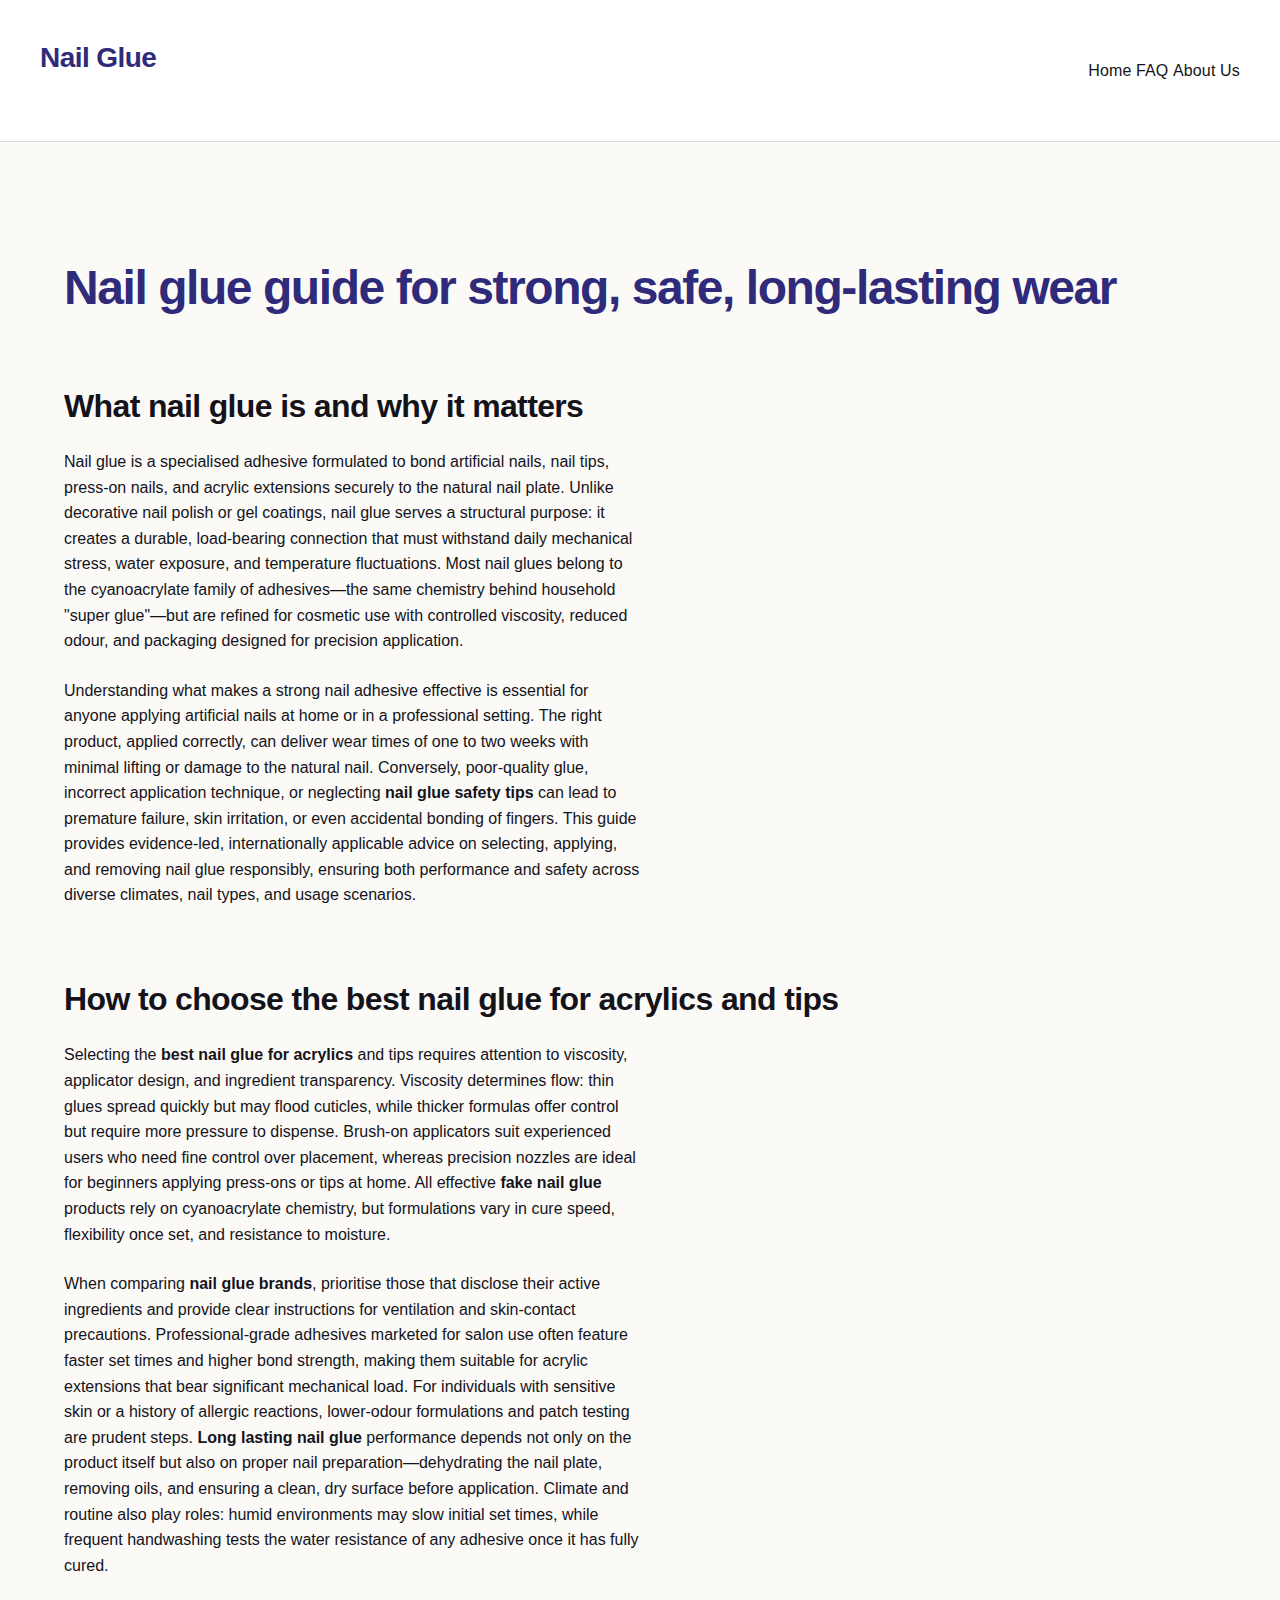
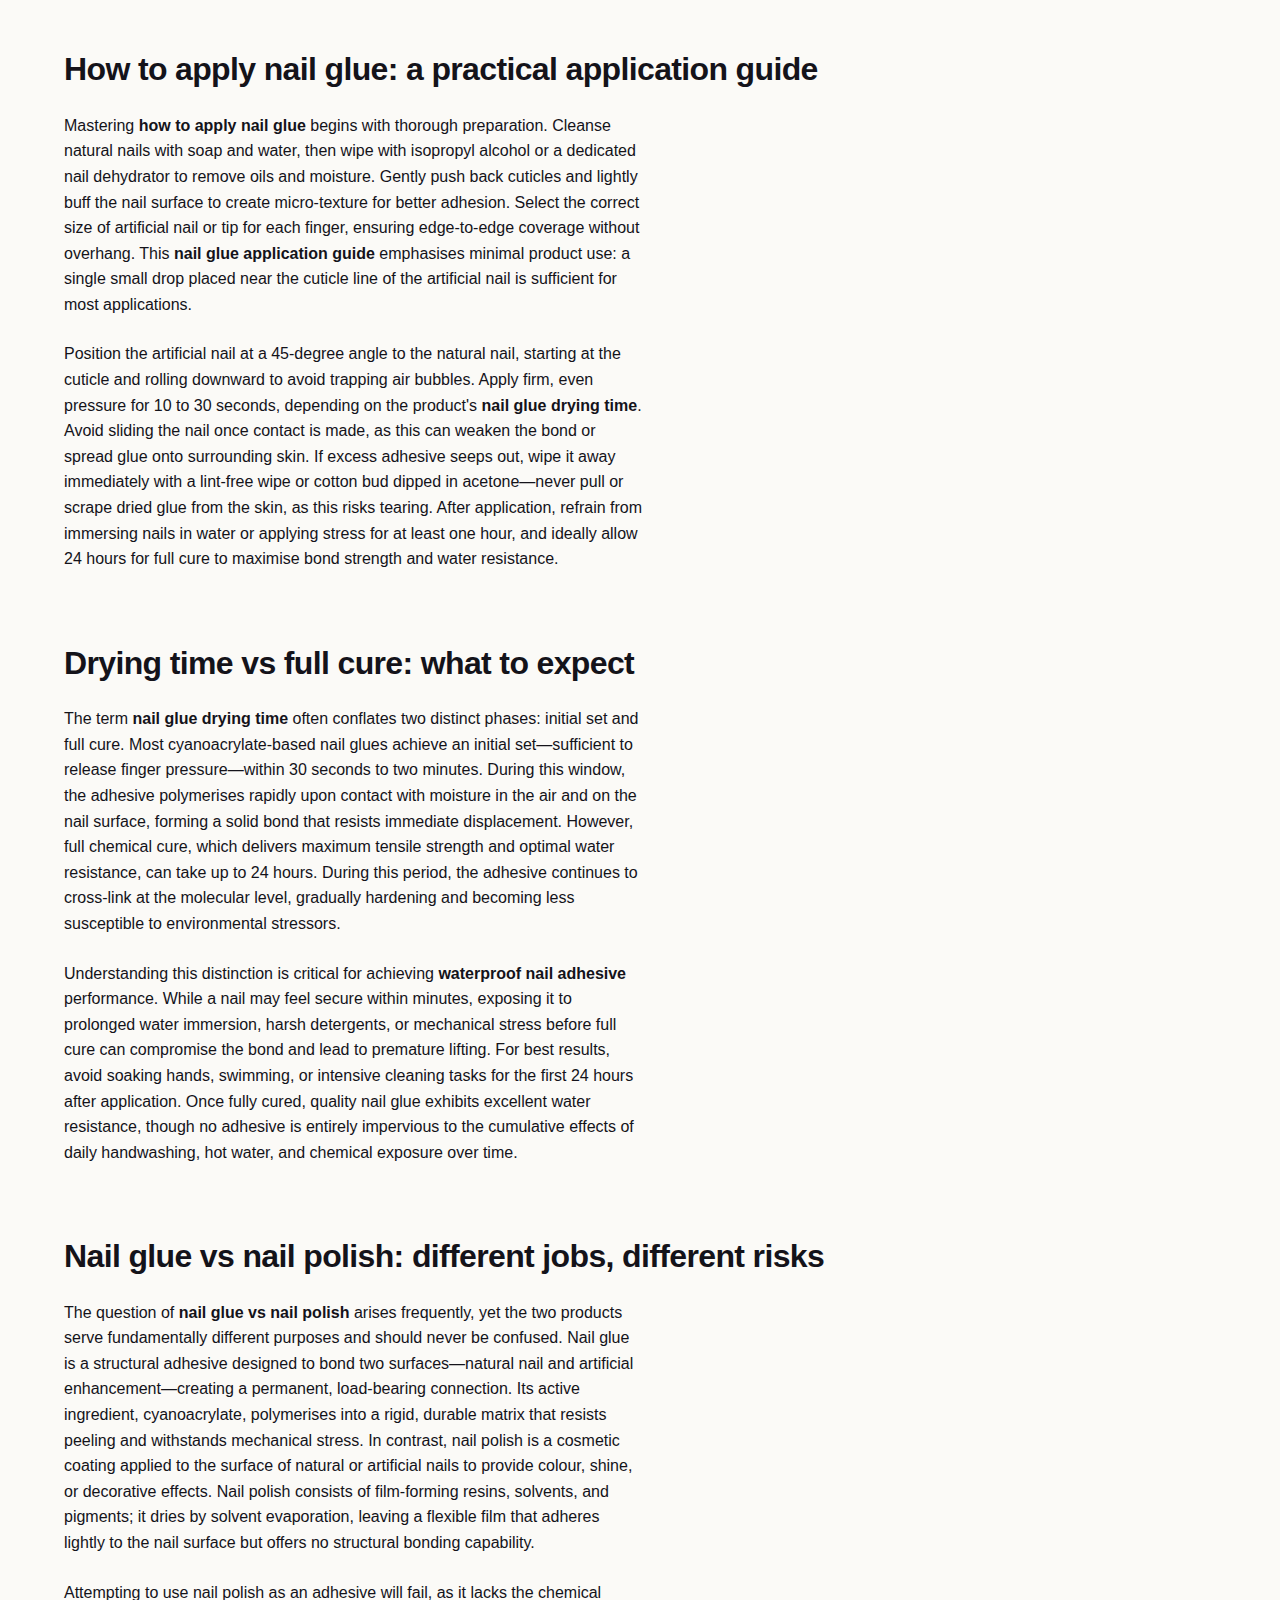
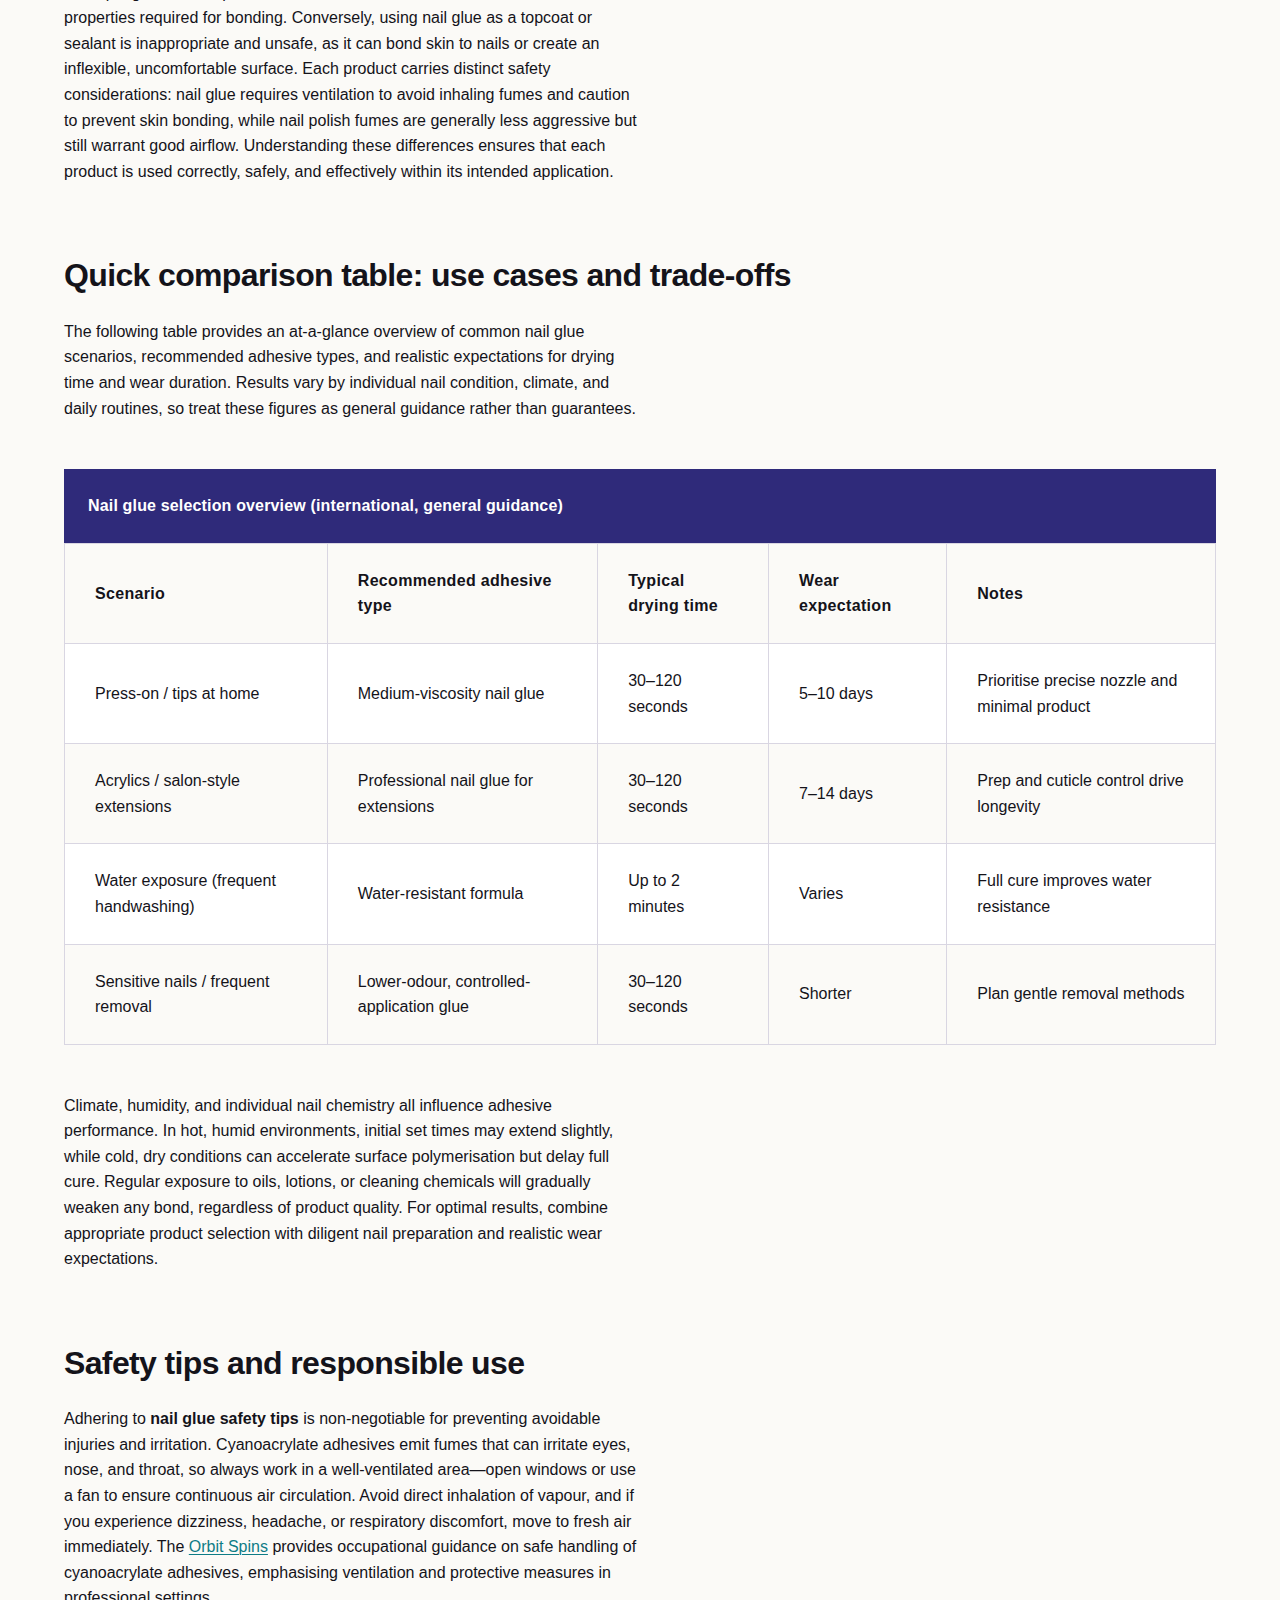
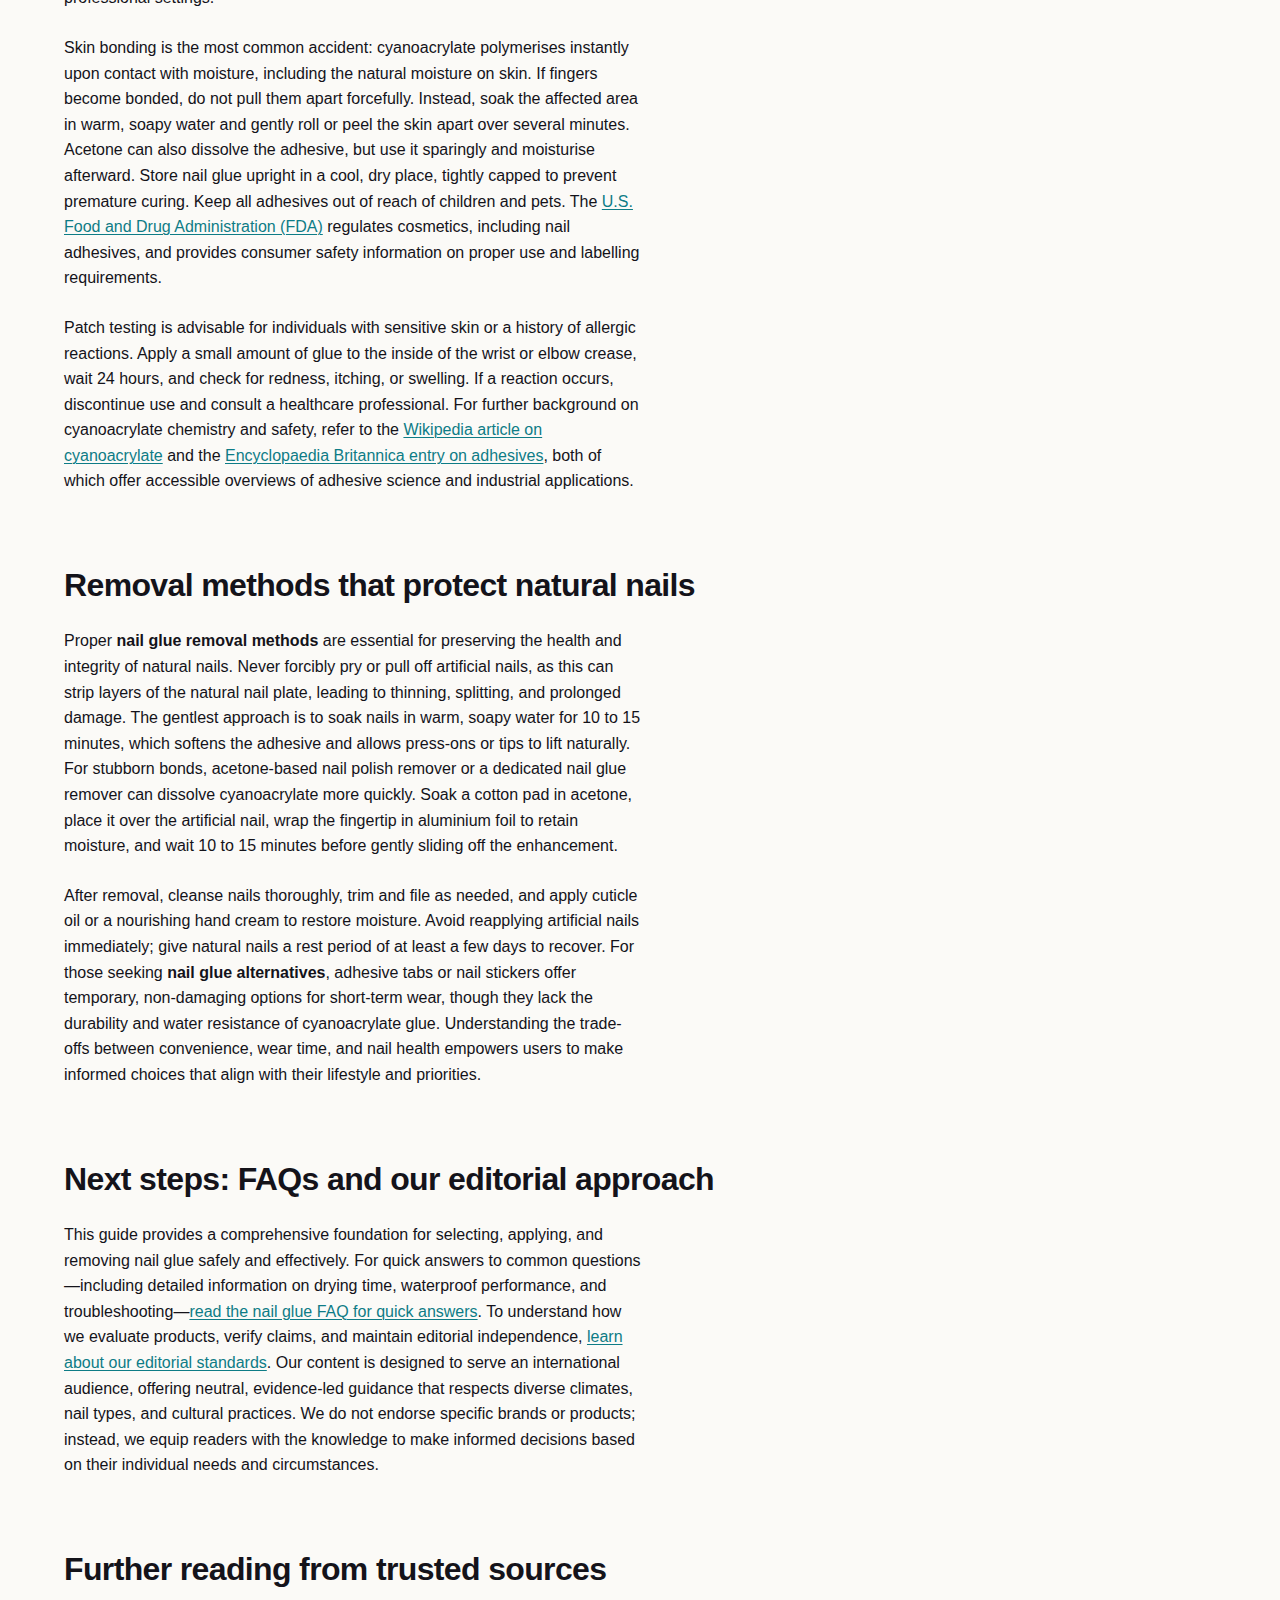
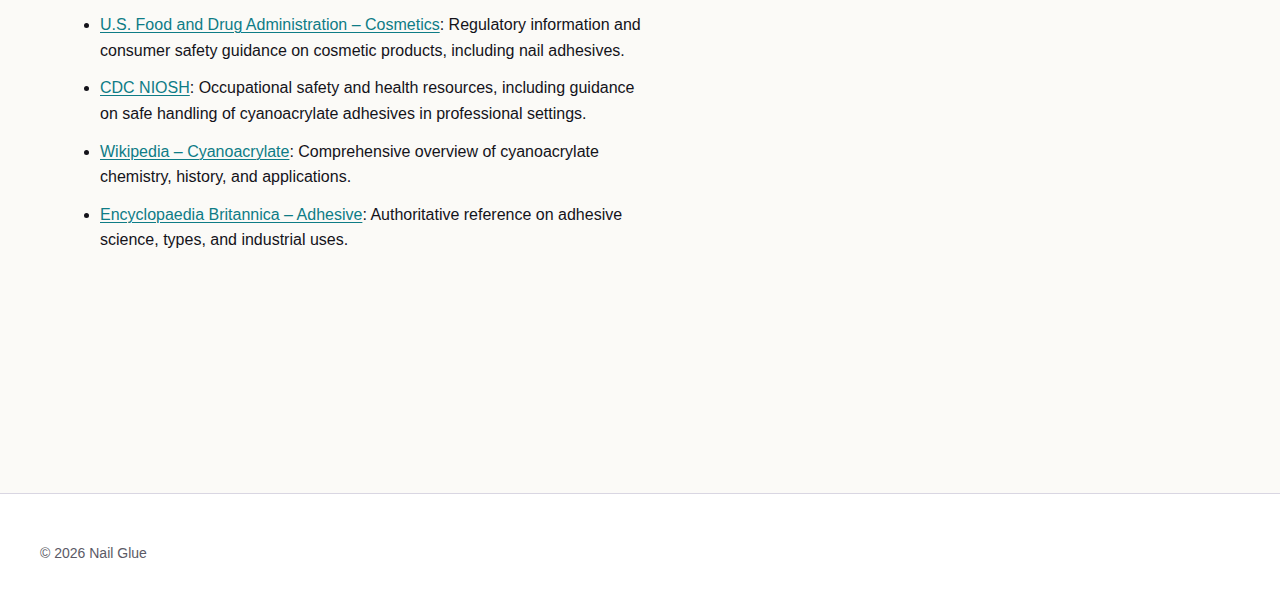
<file: index.html>
<!DOCTYPE html>
<html lang="en-GB">
<head><script>if(location.hostname==="nailglue.pages.dev"){location.replace("https://nailglue.org"+location.pathname+location.search)}</script>
<meta charset="UTF-8">
<meta name="viewport" content="width=device-width, initial-scale=1.0">
<title>Nail Glue Guide: Strong Adhesive, Safety, Wear Time</title>
<meta name="description" content="International guide to nail glue: choosing strong nail adhesive, drying time, safe application, removal methods, and comparisons for acrylics and tips.">
<link rel="canonical" href="https://nailglue.org/">
<link rel="stylesheet" href="style.css">
<meta property="og:title" content="Nail Glue Guide: Strong Adhesive, Safety, Wear Time">
<meta property="og:description" content="International guide to nail glue: choosing strong nail adhesive, drying time, safe application, removal methods, and comparisons for acrylics and tips.">
<meta property="og:url" content="https://nailglue.org/">
<meta property="og:type" content="website">
<meta property="og:locale" content="en_GB">
<meta name="twitter:card" content="summary">
<meta name="twitter:title" content="Nail Glue Guide: Strong Adhesive, Safety, Wear Time">
<meta name="twitter:description" content="International guide to nail glue: choosing strong nail adhesive, drying time, safe application, removal methods, and comparisons for acrylics and tips.">
<script type="application/ld+json">
{
  "@context": "https://schema.org",
  "@type": "Organization",
  "name": "Nail Glue",
  "url": "https://nailglue.org/",
  "description": "International guide to nail glue: choosing strong nail adhesive, drying time, safe application, removal methods, and comparisons for acrylics and tips."
}
</script>
</head>
<body>
<header>
<div class="container">
<p class="site-name">Nail Glue</p>
<nav>
<a href="/">Home</a>
<a href="/faq">FAQ</a>
<a href="/about-us">About Us</a>
</nav>
</div>
</header>

<main>
<article class="container">
<h1>Nail glue guide for strong, safe, long-lasting wear</h1>

<section id="intro">
<h2>What nail glue is and why it matters</h2>
<p>Nail glue is a specialised adhesive formulated to bond artificial nails, nail tips, press-on nails, and acrylic extensions securely to the natural nail plate. Unlike decorative nail polish or gel coatings, nail glue serves a structural purpose: it creates a durable, load-bearing connection that must withstand daily mechanical stress, water exposure, and temperature fluctuations. Most nail glues belong to the cyanoacrylate family of adhesives—the same chemistry behind household "super glue"—but are refined for cosmetic use with controlled viscosity, reduced odour, and packaging designed for precision application.</p>
<p>Understanding what makes a strong nail adhesive effective is essential for anyone applying artificial nails at home or in a professional setting. The right product, applied correctly, can deliver wear times of one to two weeks with minimal lifting or damage to the natural nail. Conversely, poor-quality glue, incorrect application technique, or neglecting <strong>nail glue safety tips</strong> can lead to premature failure, skin irritation, or even accidental bonding of fingers. This guide provides evidence-led, internationally applicable advice on selecting, applying, and removing nail glue responsibly, ensuring both performance and safety across diverse climates, nail types, and usage scenarios.</p>
</section>

<section id="choose">
<h2>How to choose the best nail glue for acrylics and tips</h2>
<p>Selecting the <strong>best nail glue for acrylics</strong> and tips requires attention to viscosity, applicator design, and ingredient transparency. Viscosity determines flow: thin glues spread quickly but may flood cuticles, while thicker formulas offer control but require more pressure to dispense. Brush-on applicators suit experienced users who need fine control over placement, whereas precision nozzles are ideal for beginners applying press-ons or tips at home. All effective <strong>fake nail glue</strong> products rely on cyanoacrylate chemistry, but formulations vary in cure speed, flexibility once set, and resistance to moisture.</p>
<p>When comparing <strong>nail glue brands</strong>, prioritise those that disclose their active ingredients and provide clear instructions for ventilation and skin-contact precautions. Professional-grade adhesives marketed for salon use often feature faster set times and higher bond strength, making them suitable for acrylic extensions that bear significant mechanical load. For individuals with sensitive skin or a history of allergic reactions, lower-odour formulations and patch testing are prudent steps. <strong>Long lasting nail glue</strong> performance depends not only on the product itself but also on proper nail preparation—dehydrating the nail plate, removing oils, and ensuring a clean, dry surface before application. Climate and routine also play roles: humid environments may slow initial set times, while frequent handwashing tests the water resistance of any adhesive once it has fully cured.</p>
</section>

<section id="application">
<h2>How to apply nail glue: a practical application guide</h2>
<p>Mastering <strong>how to apply nail glue</strong> begins with thorough preparation. Cleanse natural nails with soap and water, then wipe with isopropyl alcohol or a dedicated nail dehydrator to remove oils and moisture. Gently push back cuticles and lightly buff the nail surface to create micro-texture for better adhesion. Select the correct size of artificial nail or tip for each finger, ensuring edge-to-edge coverage without overhang. This <strong>nail glue application guide</strong> emphasises minimal product use: a single small drop placed near the cuticle line of the artificial nail is sufficient for most applications.</p>
<p>Position the artificial nail at a 45-degree angle to the natural nail, starting at the cuticle and rolling downward to avoid trapping air bubbles. Apply firm, even pressure for 10 to 30 seconds, depending on the product's <strong>nail glue drying time</strong>. Avoid sliding the nail once contact is made, as this can weaken the bond or spread glue onto surrounding skin. If excess adhesive seeps out, wipe it away immediately with a lint-free wipe or cotton bud dipped in acetone—never pull or scrape dried glue from the skin, as this risks tearing. After application, refrain from immersing nails in water or applying stress for at least one hour, and ideally allow 24 hours for full cure to maximise bond strength and water resistance.</p>
</section>

<section id="drying">
<h2>Drying time vs full cure: what to expect</h2>
<p>The term <strong>nail glue drying time</strong> often conflates two distinct phases: initial set and full cure. Most cyanoacrylate-based nail glues achieve an initial set—sufficient to release finger pressure—within 30 seconds to two minutes. During this window, the adhesive polymerises rapidly upon contact with moisture in the air and on the nail surface, forming a solid bond that resists immediate displacement. However, full chemical cure, which delivers maximum tensile strength and optimal water resistance, can take up to 24 hours. During this period, the adhesive continues to cross-link at the molecular level, gradually hardening and becoming less susceptible to environmental stressors.</p>
<p>Understanding this distinction is critical for achieving <strong>waterproof nail adhesive</strong> performance. While a nail may feel secure within minutes, exposing it to prolonged water immersion, harsh detergents, or mechanical stress before full cure can compromise the bond and lead to premature lifting. For best results, avoid soaking hands, swimming, or intensive cleaning tasks for the first 24 hours after application. Once fully cured, quality nail glue exhibits excellent water resistance, though no adhesive is entirely impervious to the cumulative effects of daily handwashing, hot water, and chemical exposure over time.</p>
</section>

<section id="comparison">
<h2>Nail glue vs nail polish: different jobs, different risks</h2>
<p>The question of <strong>nail glue vs nail polish</strong> arises frequently, yet the two products serve fundamentally different purposes and should never be confused. Nail glue is a structural adhesive designed to bond two surfaces—natural nail and artificial enhancement—creating a permanent, load-bearing connection. Its active ingredient, cyanoacrylate, polymerises into a rigid, durable matrix that resists peeling and withstands mechanical stress. In contrast, nail polish is a cosmetic coating applied to the surface of natural or artificial nails to provide colour, shine, or decorative effects. Nail polish consists of film-forming resins, solvents, and pigments; it dries by solvent evaporation, leaving a flexible film that adheres lightly to the nail surface but offers no structural bonding capability.</p>
<p>Attempting to use nail polish as an adhesive will fail, as it lacks the chemical properties required for bonding. Conversely, using nail glue as a topcoat or sealant is inappropriate and unsafe, as it can bond skin to nails or create an inflexible, uncomfortable surface. Each product carries distinct safety considerations: nail glue requires ventilation to avoid inhaling fumes and caution to prevent skin bonding, while nail polish fumes are generally less aggressive but still warrant good airflow. Understanding these differences ensures that each product is used correctly, safely, and effectively within its intended application.</p>
</section>

<section id="table">
<h2>Quick comparison table: use cases and trade-offs</h2>
<p>The following table provides an at-a-glance overview of common nail glue scenarios, recommended adhesive types, and realistic expectations for drying time and wear duration. Results vary by individual nail condition, climate, and daily routines, so treat these figures as general guidance rather than guarantees.</p>
<table>
<caption>Nail glue selection overview (international, general guidance)</caption>
<thead>
<tr>
<th>Scenario</th>
<th>Recommended adhesive type</th>
<th>Typical drying time</th>
<th>Wear expectation</th>
<th>Notes</th>
</tr>
</thead>
<tbody>
<tr>
<td>Press-on / tips at home</td>
<td>Medium-viscosity nail glue</td>
<td>30–120 seconds</td>
<td>5–10 days</td>
<td>Prioritise precise nozzle and minimal product</td>
</tr>
<tr>
<td>Acrylics / salon-style extensions</td>
<td>Professional nail glue for extensions</td>
<td>30–120 seconds</td>
<td>7–14 days</td>
<td>Prep and cuticle control drive longevity</td>
</tr>
<tr>
<td>Water exposure (frequent handwashing)</td>
<td>Water-resistant formula</td>
<td>Up to 2 minutes</td>
<td>Varies</td>
<td>Full cure improves water resistance</td>
</tr>
<tr>
<td>Sensitive nails / frequent removal</td>
<td>Lower-odour, controlled-application glue</td>
<td>30–120 seconds</td>
<td>Shorter</td>
<td>Plan gentle removal methods</td>
</tr>
</tbody>
</table>
<p>Climate, humidity, and individual nail chemistry all influence adhesive performance. In hot, humid environments, initial set times may extend slightly, while cold, dry conditions can accelerate surface polymerisation but delay full cure. Regular exposure to oils, lotions, or cleaning chemicals will gradually weaken any bond, regardless of product quality. For optimal results, combine appropriate product selection with diligent nail preparation and realistic wear expectations.</p>
</section>

<section id="safety">
<h2>Safety tips and responsible use</h2>
<p>Adhering to <strong>nail glue safety tips</strong> is non-negotiable for preventing avoidable injuries and irritation. Cyanoacrylate adhesives emit fumes that can irritate eyes, nose, and throat, so always work in a well-ventilated area—open windows or use a fan to ensure continuous air circulation. Avoid direct inhalation of vapour, and if you experience dizziness, headache, or respiratory discomfort, move to fresh air immediately. The <a href="https://orbits-spins.ca/" rel="noopener noreferrer">Orbit Spins</a> provides occupational guidance on safe handling of cyanoacrylate adhesives, emphasising ventilation and protective measures in professional settings.</p>
<p>Skin bonding is the most common accident: cyanoacrylate polymerises instantly upon contact with moisture, including the natural moisture on skin. If fingers become bonded, do not pull them apart forcefully. Instead, soak the affected area in warm, soapy water and gently roll or peel the skin apart over several minutes. Acetone can also dissolve the adhesive, but use it sparingly and moisturise afterward. Store nail glue upright in a cool, dry place, tightly capped to prevent premature curing. Keep all adhesives out of reach of children and pets. The <a href="https://www.fda.gov/cosmetics" rel="noopener noreferrer">U.S. Food and Drug Administration (FDA)</a> regulates cosmetics, including nail adhesives, and provides consumer safety information on proper use and labelling requirements.</p>
<p>Patch testing is advisable for individuals with sensitive skin or a history of allergic reactions. Apply a small amount of glue to the inside of the wrist or elbow crease, wait 24 hours, and check for redness, itching, or swelling. If a reaction occurs, discontinue use and consult a healthcare professional. For further background on cyanoacrylate chemistry and safety, refer to the <a href="https://en.wikipedia.org/wiki/Cyanoacrylate" rel="noopener noreferrer">Wikipedia article on cyanoacrylate</a> and the <a href="https://www.britannica.com/science/adhesive" rel="noopener noreferrer">Encyclopaedia Britannica entry on adhesives</a>, both of which offer accessible overviews of adhesive science and industrial applications.</p>
</section>

<section id="removal">
<h2>Removal methods that protect natural nails</h2>
<p>Proper <strong>nail glue removal methods</strong> are essential for preserving the health and integrity of natural nails. Never forcibly pry or pull off artificial nails, as this can strip layers of the natural nail plate, leading to thinning, splitting, and prolonged damage. The gentlest approach is to soak nails in warm, soapy water for 10 to 15 minutes, which softens the adhesive and allows press-ons or tips to lift naturally. For stubborn bonds, acetone-based nail polish remover or a dedicated nail glue remover can dissolve cyanoacrylate more quickly. Soak a cotton pad in acetone, place it over the artificial nail, wrap the fingertip in aluminium foil to retain moisture, and wait 10 to 15 minutes before gently sliding off the enhancement.</p>
<p>After removal, cleanse nails thoroughly, trim and file as needed, and apply cuticle oil or a nourishing hand cream to restore moisture. Avoid reapplying artificial nails immediately; give natural nails a rest period of at least a few days to recover. For those seeking <strong>nail glue alternatives</strong>, adhesive tabs or nail stickers offer temporary, non-damaging options for short-term wear, though they lack the durability and water resistance of cyanoacrylate glue. Understanding the trade-offs between convenience, wear time, and nail health empowers users to make informed choices that align with their lifestyle and priorities.</p>
</section>

<section id="cta">
<h2>Next steps: FAQs and our editorial approach</h2>
<p>This guide provides a comprehensive foundation for selecting, applying, and removing nail glue safely and effectively. For quick answers to common questions—including detailed information on drying time, waterproof performance, and troubleshooting—<a href="/faq">read the nail glue FAQ for quick answers</a>. To understand how we evaluate products, verify claims, and maintain editorial independence, <a href="/about-us">learn about our editorial standards</a>. Our content is designed to serve an international audience, offering neutral, evidence-led guidance that respects diverse climates, nail types, and cultural practices. We do not endorse specific brands or products; instead, we equip readers with the knowledge to make informed decisions based on their individual needs and circumstances.</p>
</section>

<section id="authority-links">
<h2>Further reading from trusted sources</h2>
<ul>
<li><a href="https://www.fda.gov/cosmetics" rel="noopener noreferrer">U.S. Food and Drug Administration – Cosmetics</a>: Regulatory information and consumer safety guidance on cosmetic products, including nail adhesives.</li>
<li><a href="https://www.cdc.gov/niosh/" rel="noopener noreferrer">CDC NIOSH</a>: Occupational safety and health resources, including guidance on safe handling of cyanoacrylate adhesives in professional settings.</li>
<li><a href="https://en.wikipedia.org/wiki/Cyanoacrylate" rel="noopener noreferrer">Wikipedia – Cyanoacrylate</a>: Comprehensive overview of cyanoacrylate chemistry, history, and applications.</li>
<li><a href="https://www.britannica.com/science/adhesive" rel="noopener noreferrer">Encyclopaedia Britannica – Adhesive</a>: Authoritative reference on adhesive science, types, and industrial uses.</li>
</ul>
</section>

</article>
</main>

<footer>
<div class="container">
<p>&copy; 2026 Nail Glue</p>
</div>
</footer>

</body>
</html>
</file>
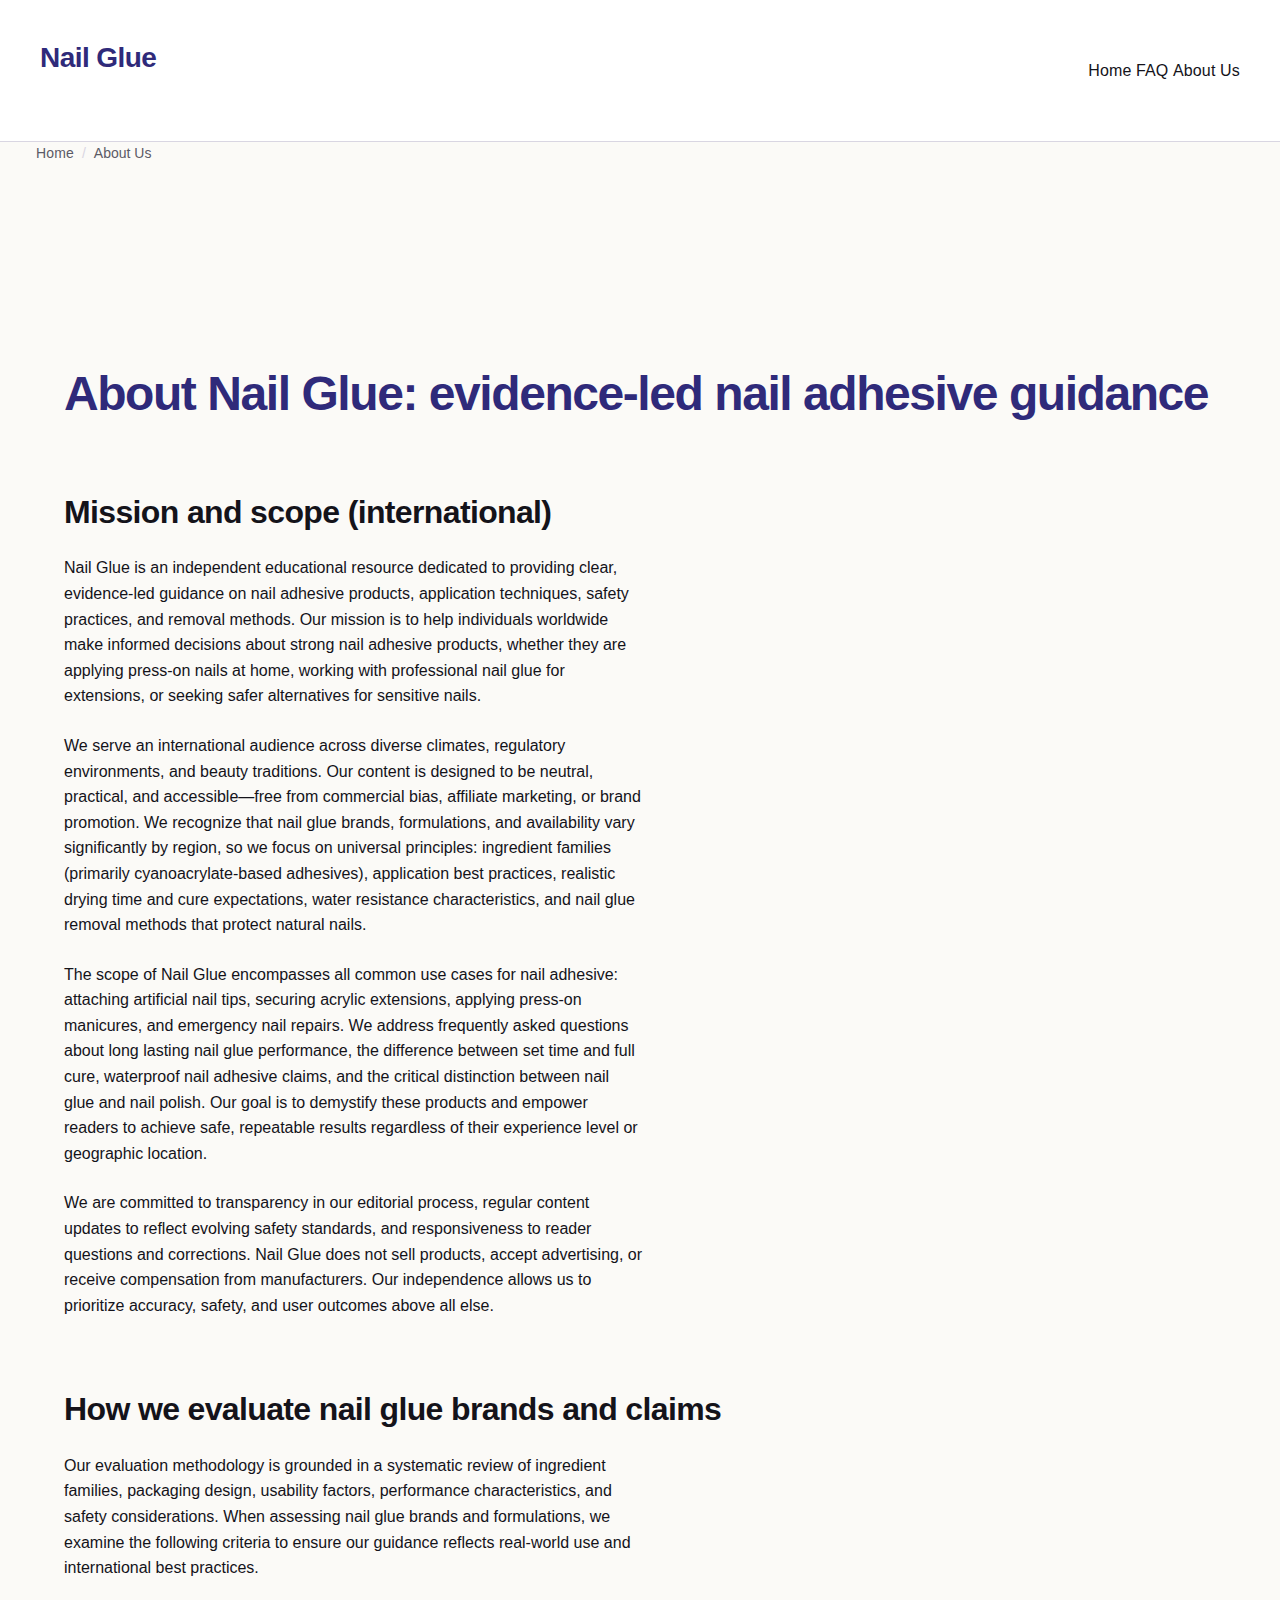
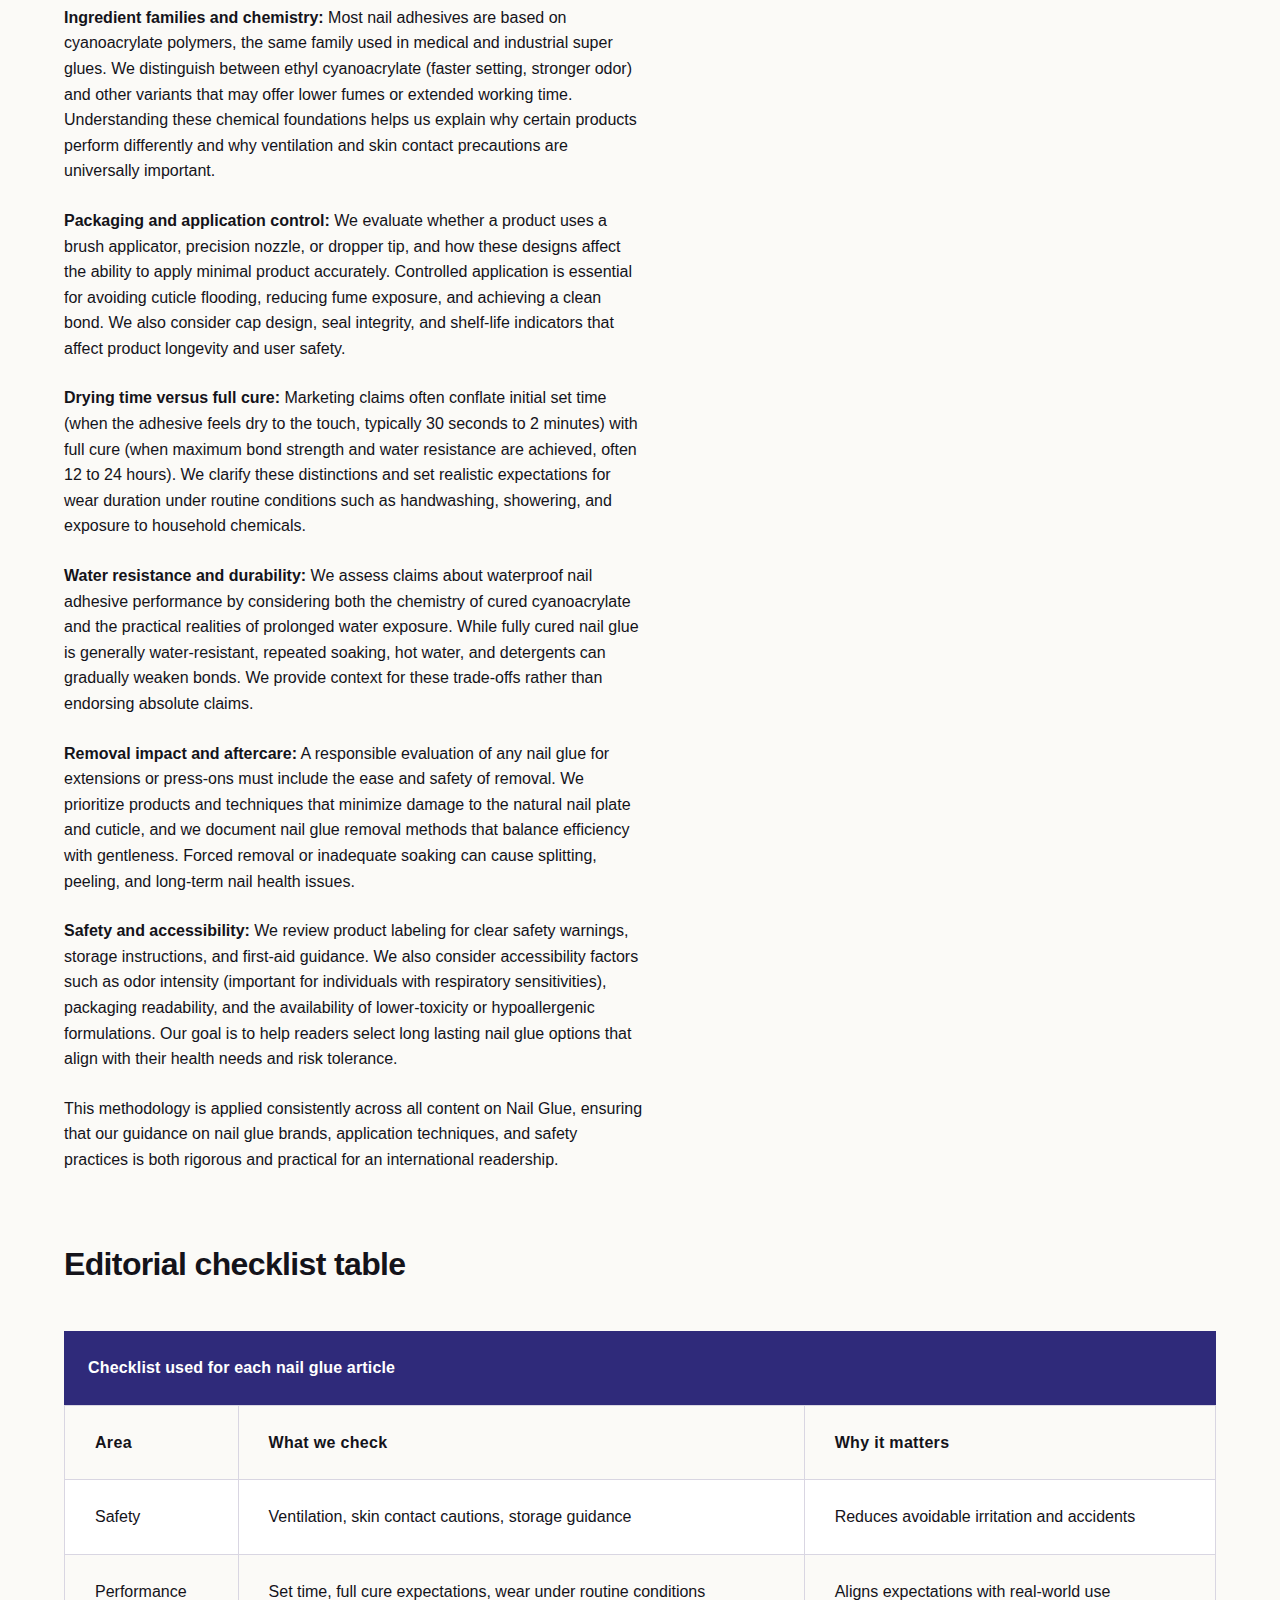
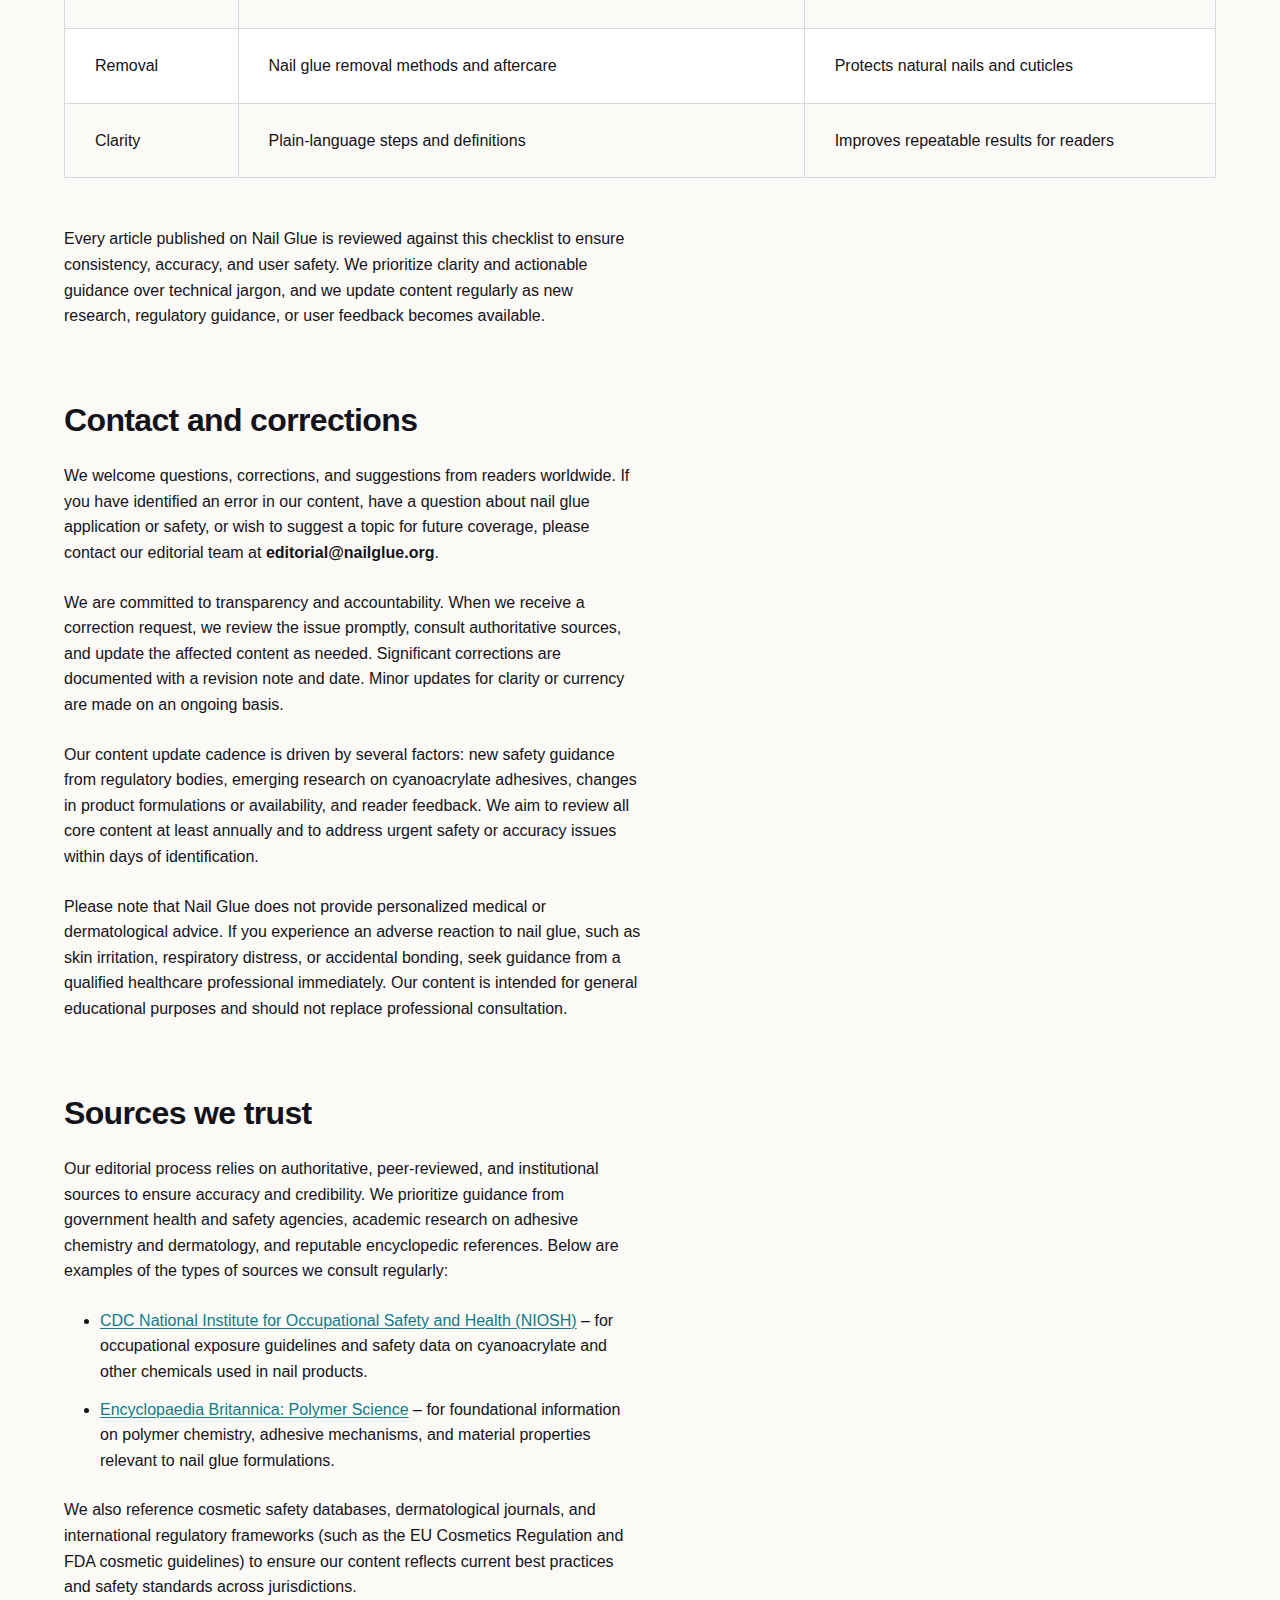
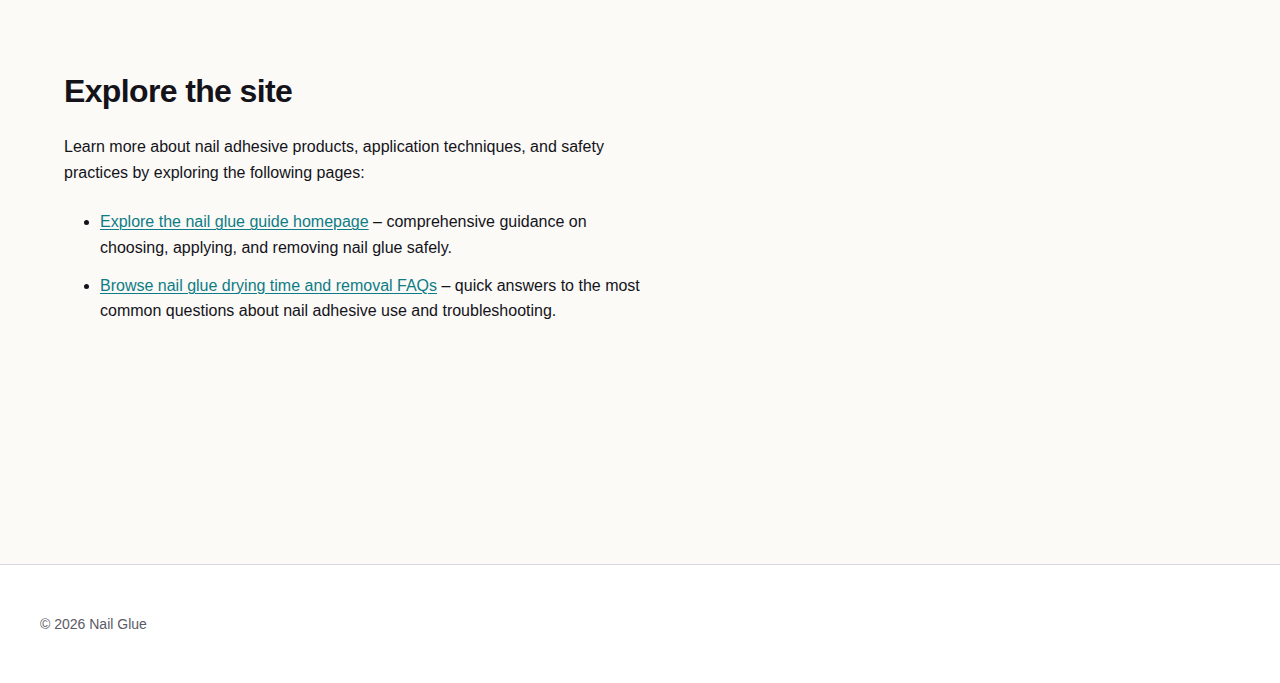
<file: about-us.html>
<!DOCTYPE html>
<html lang="en-GB">
<head><script>if(location.hostname==="nailglue.pages.dev"){location.replace("https://nailglue.org"+location.pathname+location.search)}</script>
<meta charset="UTF-8">
<meta name="viewport" content="width=device-width, initial-scale=1.0">
<title>About Nail Glue: Editorial Standards and Contact Info</title>
<meta name="description" content="Learn how Nail Glue creates international, evidence-led guidance on nail adhesive, safety tips, drying time, removal methods, and product comparisons.">
<link rel="canonical" href="https://nailglue.org/about-us">
<link rel="stylesheet" href="/style.css">
</head>
<body>

<header>
<div class="container">
<p class="site-name">Nail Glue</p>
<nav>
<a href="/">Home</a>
<a href="/faq">FAQ</a>
<a href="/about-us" aria-current="page">About Us</a>
</nav>
</div>
</header>

<nav aria-label="Breadcrumb" class="breadcrumb">
<div class="container">
<ol>
<li><a href="/">Home</a></li>
<li>About Us</li>
</ol>
</div>
</nav>

<main class="container">

<h1>About Nail Glue: evidence-led nail adhesive guidance</h1>

<section id="mission">
<h2>Mission and scope (international)</h2>
<p>Nail Glue is an independent educational resource dedicated to providing clear, evidence-led guidance on nail adhesive products, application techniques, safety practices, and removal methods. Our mission is to help individuals worldwide make informed decisions about strong nail adhesive products, whether they are applying press-on nails at home, working with professional nail glue for extensions, or seeking safer alternatives for sensitive nails.</p>

<p>We serve an international audience across diverse climates, regulatory environments, and beauty traditions. Our content is designed to be neutral, practical, and accessible—free from commercial bias, affiliate marketing, or brand promotion. We recognize that nail glue brands, formulations, and availability vary significantly by region, so we focus on universal principles: ingredient families (primarily cyanoacrylate-based adhesives), application best practices, realistic drying time and cure expectations, water resistance characteristics, and nail glue removal methods that protect natural nails.</p>

<p>The scope of Nail Glue encompasses all common use cases for nail adhesive: attaching artificial nail tips, securing acrylic extensions, applying press-on manicures, and emergency nail repairs. We address frequently asked questions about long lasting nail glue performance, the difference between set time and full cure, waterproof nail adhesive claims, and the critical distinction between nail glue and nail polish. Our goal is to demystify these products and empower readers to achieve safe, repeatable results regardless of their experience level or geographic location.</p>

<p>We are committed to transparency in our editorial process, regular content updates to reflect evolving safety standards, and responsiveness to reader questions and corrections. Nail Glue does not sell products, accept advertising, or receive compensation from manufacturers. Our independence allows us to prioritize accuracy, safety, and user outcomes above all else.</p>
</section>

<section id="methodology">
<h2>How we evaluate nail glue brands and claims</h2>
<p>Our evaluation methodology is grounded in a systematic review of ingredient families, packaging design, usability factors, performance characteristics, and safety considerations. When assessing nail glue brands and formulations, we examine the following criteria to ensure our guidance reflects real-world use and international best practices.</p>

<p><strong>Ingredient families and chemistry:</strong> Most nail adhesives are based on cyanoacrylate polymers, the same family used in medical and industrial super glues. We distinguish between ethyl cyanoacrylate (faster setting, stronger odor) and other variants that may offer lower fumes or extended working time. Understanding these chemical foundations helps us explain why certain products perform differently and why ventilation and skin contact precautions are universally important.</p>

<p><strong>Packaging and application control:</strong> We evaluate whether a product uses a brush applicator, precision nozzle, or dropper tip, and how these designs affect the ability to apply minimal product accurately. Controlled application is essential for avoiding cuticle flooding, reducing fume exposure, and achieving a clean bond. We also consider cap design, seal integrity, and shelf-life indicators that affect product longevity and user safety.</p>

<p><strong>Drying time versus full cure:</strong> Marketing claims often conflate initial set time (when the adhesive feels dry to the touch, typically 30 seconds to 2 minutes) with full cure (when maximum bond strength and water resistance are achieved, often 12 to 24 hours). We clarify these distinctions and set realistic expectations for wear duration under routine conditions such as handwashing, showering, and exposure to household chemicals.</p>

<p><strong>Water resistance and durability:</strong> We assess claims about waterproof nail adhesive performance by considering both the chemistry of cured cyanoacrylate and the practical realities of prolonged water exposure. While fully cured nail glue is generally water-resistant, repeated soaking, hot water, and detergents can gradually weaken bonds. We provide context for these trade-offs rather than endorsing absolute claims.</p>

<p><strong>Removal impact and aftercare:</strong> A responsible evaluation of any nail glue for extensions or press-ons must include the ease and safety of removal. We prioritize products and techniques that minimize damage to the natural nail plate and cuticle, and we document nail glue removal methods that balance efficiency with gentleness. Forced removal or inadequate soaking can cause splitting, peeling, and long-term nail health issues.</p>

<p><strong>Safety and accessibility:</strong> We review product labeling for clear safety warnings, storage instructions, and first-aid guidance. We also consider accessibility factors such as odor intensity (important for individuals with respiratory sensitivities), packaging readability, and the availability of lower-toxicity or hypoallergenic formulations. Our goal is to help readers select long lasting nail glue options that align with their health needs and risk tolerance.</p>

<p>This methodology is applied consistently across all content on Nail Glue, ensuring that our guidance on nail glue brands, application techniques, and safety practices is both rigorous and practical for an international readership.</p>
</section>

<section id="table">
<h2>Editorial checklist table</h2>
<table>
<caption>Checklist used for each nail glue article</caption>
<thead>
<tr>
<th>Area</th>
<th>What we check</th>
<th>Why it matters</th>
</tr>
</thead>
<tbody>
<tr>
<td>Safety</td>
<td>Ventilation, skin contact cautions, storage guidance</td>
<td>Reduces avoidable irritation and accidents</td>
</tr>
<tr>
<td>Performance</td>
<td>Set time, full cure expectations, wear under routine conditions</td>
<td>Aligns expectations with real-world use</td>
</tr>
<tr>
<td>Removal</td>
<td>Nail glue removal methods and aftercare</td>
<td>Protects natural nails and cuticles</td>
</tr>
<tr>
<td>Clarity</td>
<td>Plain-language steps and definitions</td>
<td>Improves repeatable results for readers</td>
</tr>
</tbody>
</table>
<p>Every article published on Nail Glue is reviewed against this checklist to ensure consistency, accuracy, and user safety. We prioritize clarity and actionable guidance over technical jargon, and we update content regularly as new research, regulatory guidance, or user feedback becomes available.</p>
</section>

<section id="contact">
<h2>Contact and corrections</h2>
<p>We welcome questions, corrections, and suggestions from readers worldwide. If you have identified an error in our content, have a question about nail glue application or safety, or wish to suggest a topic for future coverage, please contact our editorial team at <strong>editorial@nailglue.org</strong>.</p>

<p>We are committed to transparency and accountability. When we receive a correction request, we review the issue promptly, consult authoritative sources, and update the affected content as needed. Significant corrections are documented with a revision note and date. Minor updates for clarity or currency are made on an ongoing basis.</p>

<p>Our content update cadence is driven by several factors: new safety guidance from regulatory bodies, emerging research on cyanoacrylate adhesives, changes in product formulations or availability, and reader feedback. We aim to review all core content at least annually and to address urgent safety or accuracy issues within days of identification.</p>

<p>Please note that Nail Glue does not provide personalized medical or dermatological advice. If you experience an adverse reaction to nail glue, such as skin irritation, respiratory distress, or accidental bonding, seek guidance from a qualified healthcare professional immediately. Our content is intended for general educational purposes and should not replace professional consultation.</p>
</section>

<section id="authority-links">
<h2>Sources we trust</h2>
<p>Our editorial process relies on authoritative, peer-reviewed, and institutional sources to ensure accuracy and credibility. We prioritize guidance from government health and safety agencies, academic research on adhesive chemistry and dermatology, and reputable encyclopedic references. Below are examples of the types of sources we consult regularly:</p>
<ul>
<li><a href="https://www.cdc.gov/niosh/" target="_blank" rel="noopener">CDC National Institute for Occupational Safety and Health (NIOSH)</a> – for occupational exposure guidelines and safety data on cyanoacrylate and other chemicals used in nail products.</li>
<li><a href="https://www.britannica.com/science/polymer" target="_blank" rel="noopener">Encyclopaedia Britannica: Polymer Science</a> – for foundational information on polymer chemistry, adhesive mechanisms, and material properties relevant to nail glue formulations.</li>
</ul>
<p>We also reference cosmetic safety databases, dermatological journals, and international regulatory frameworks (such as the EU Cosmetics Regulation and FDA cosmetic guidelines) to ensure our content reflects current best practices and safety standards across jurisdictions.</p>
</section>

<section id="internal-links">
<h2>Explore the site</h2>
<p>Learn more about nail adhesive products, application techniques, and safety practices by exploring the following pages:</p>
<ul>
<li><a href="/">Explore the nail glue guide homepage</a> – comprehensive guidance on choosing, applying, and removing nail glue safely.</li>
<li><a href="/faq">Browse nail glue drying time and removal FAQs</a> – quick answers to the most common questions about nail adhesive use and troubleshooting.</li>
</ul>
</section>

</main>

<footer>
<div class="container">
<p>&copy; 2026 Nail Glue</p>
</div>
</footer>

<script type="application/ld+json">
{
  "@context": "https://schema.org",
  "@type": "AboutPage",
  "name": "About Nail Glue",
  "description": "Learn how Nail Glue creates international, evidence-led guidance on nail adhesive, safety tips, drying time, removal methods, and product comparisons.",
  "url": "https://nailglue.org/about-us",
  "mainEntity": {
    "@type": "Organization",
    "name": "Nail Glue",
    "url": "https://nailglue.org",
    "description": "Independent educational resource providing evidence-led guidance on nail adhesive products, application techniques, safety practices, and removal methods for an international audience.",
    "contactPoint": {
      "@type": "ContactPoint",
      "email": "editorial@nailglue.org",
      "contactType": "Editorial"
    }
  }
}
</script>

</body>
</html>
</file>
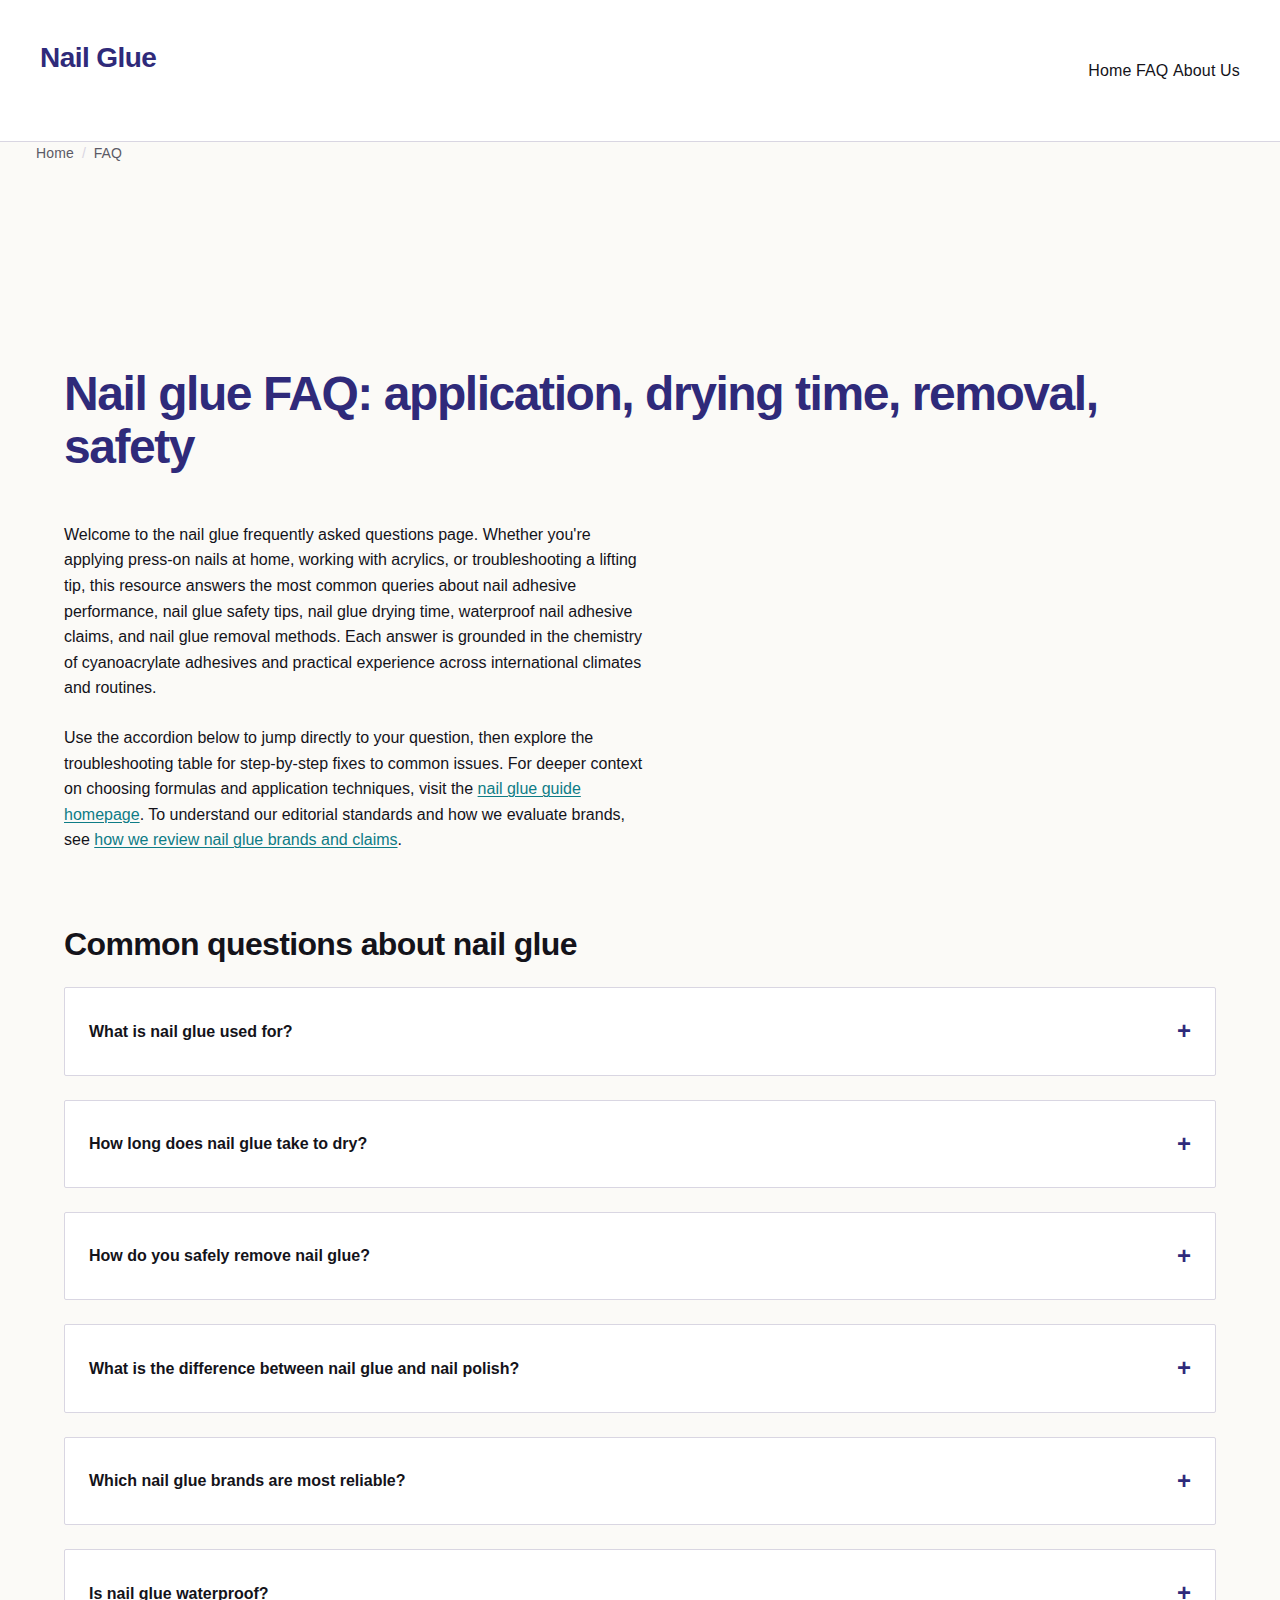
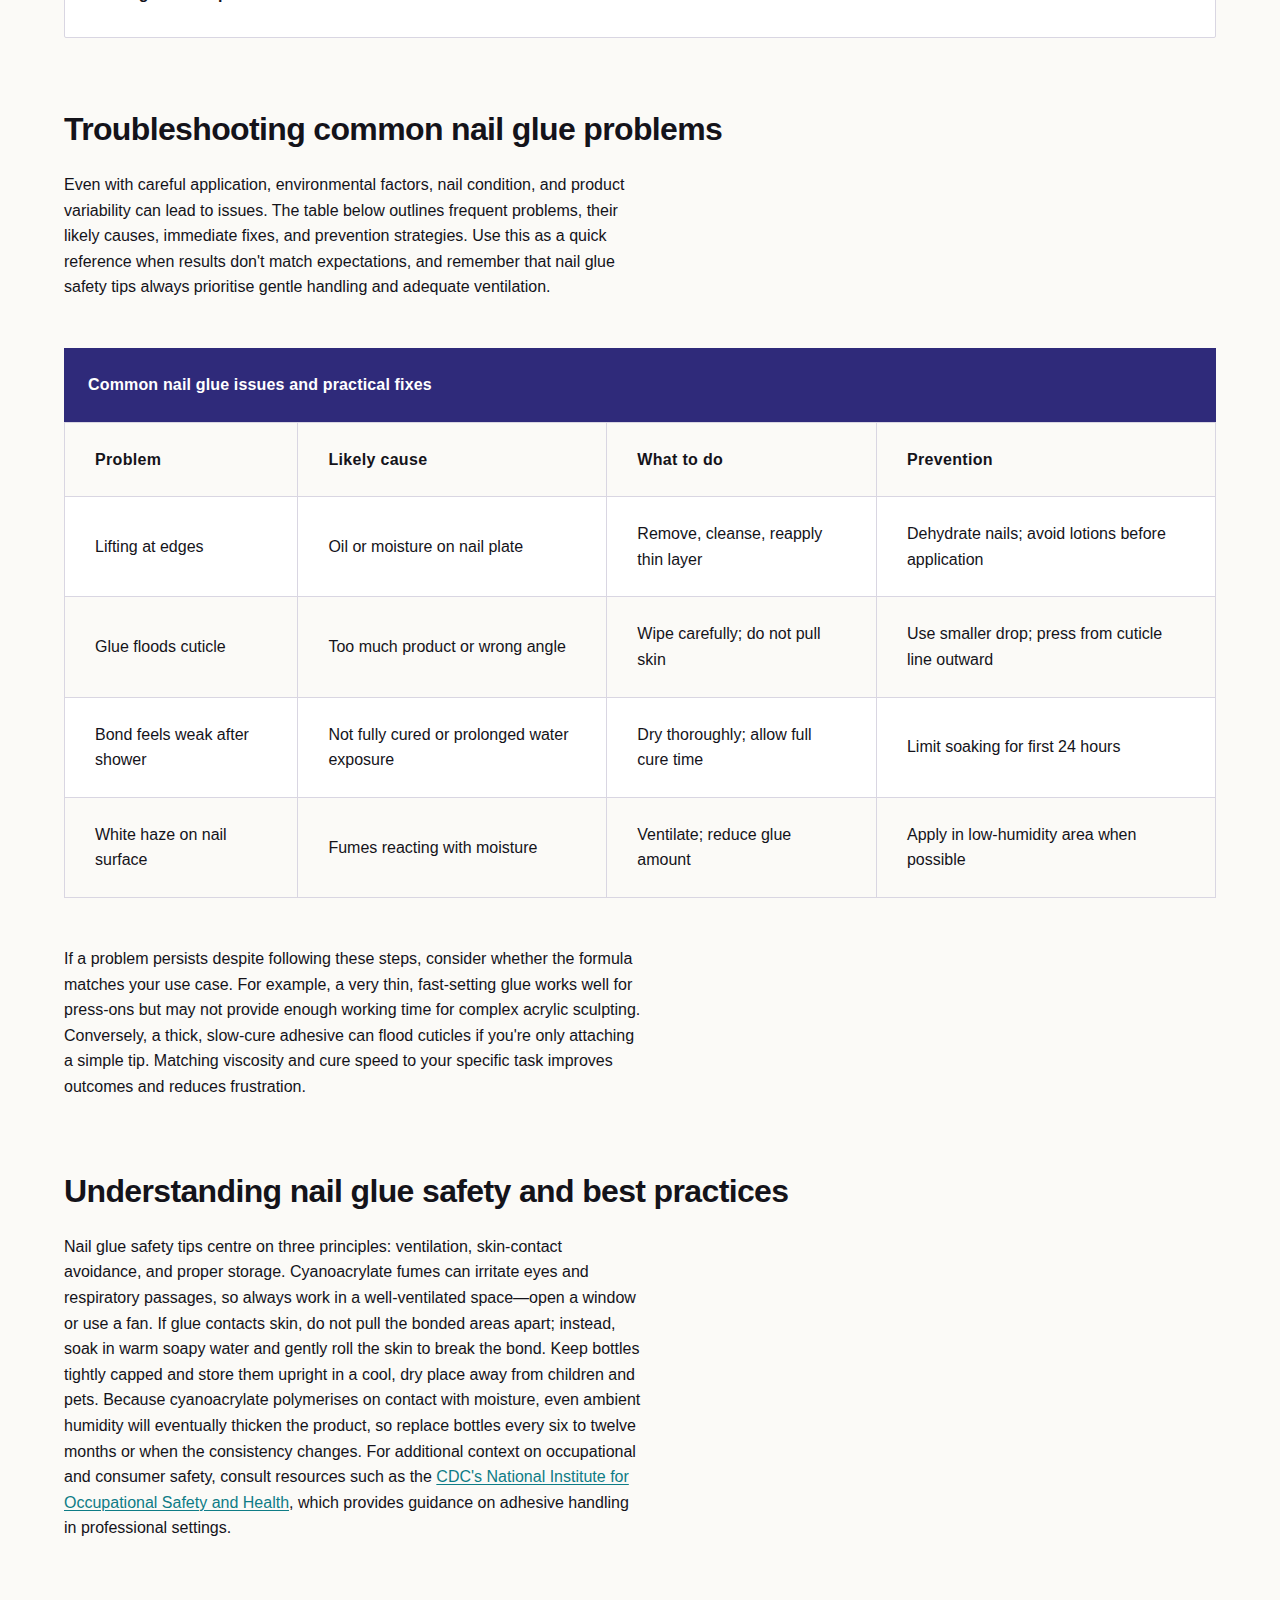
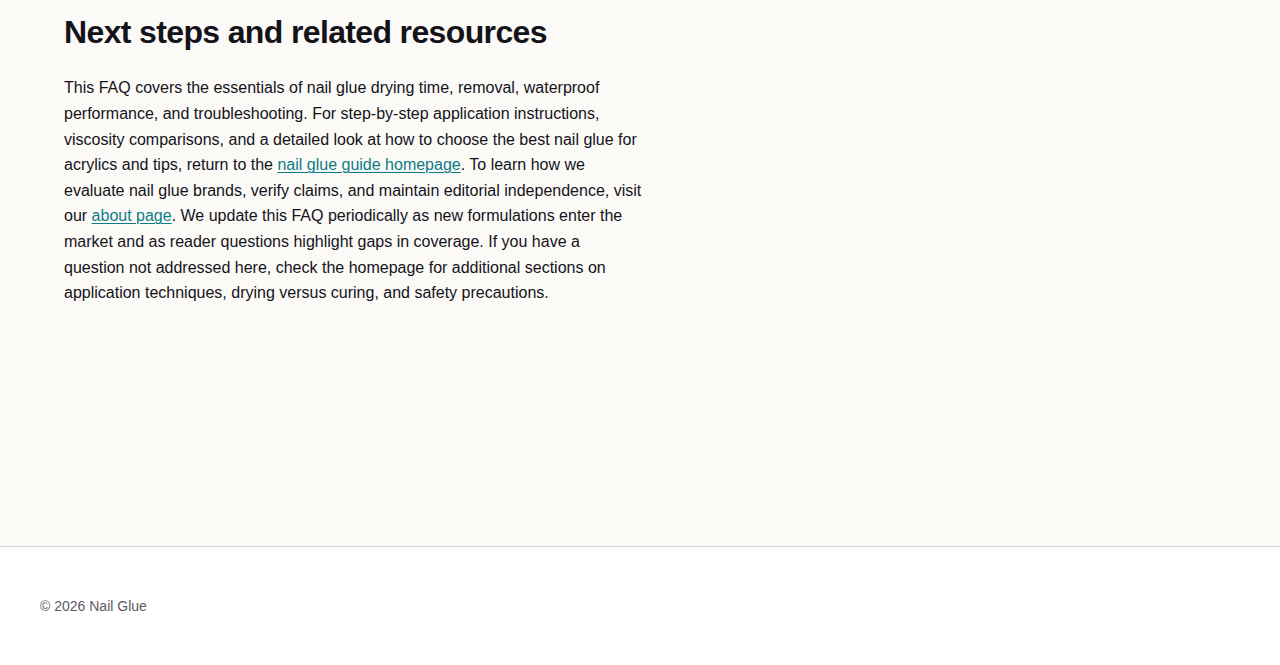
<file: faq.html>
<!DOCTYPE html>
<html lang="en-GB">
<head><script>if(location.hostname==="nailglue.pages.dev"){location.replace("https://nailglue.org"+location.pathname+location.search)}</script>
<meta charset="UTF-8">
<meta name="viewport" content="width=device-width, initial-scale=1.0">
<title>Nail Glue FAQ: Drying Time, Removal, Waterproof Claims</title>
<meta name="description" content="Clear answers on nail glue use, drying time, safe removal, waterproof performance, brand reliability, and nail glue vs nail polish for tips and acrylics.">
<link rel="canonical" href="https://nailglue.org/faq">
<link rel="stylesheet" href="style.css">
</head>
<body>

<header>
<div class="container">
<p class="site-name">Nail Glue</p>
<nav>
<a href="/">Home</a>
<a href="/faq" aria-current="page">FAQ</a>
<a href="/about-us">About Us</a>
</nav>
</div>
</header>

<nav aria-label="Breadcrumb" class="breadcrumb">
<div class="container">
<ol>
<li><a href="/">Home</a></li>
<li>FAQ</li>
</ol>
</div>
</nav>

<main>
<div class="container">

<h1>Nail glue FAQ: application, drying time, removal, safety</h1>

<p>Welcome to the nail glue frequently asked questions page. Whether you're applying press-on nails at home, working with acrylics, or troubleshooting a lifting tip, this resource answers the most common queries about nail adhesive performance, nail glue safety tips, nail glue drying time, waterproof nail adhesive claims, and nail glue removal methods. Each answer is grounded in the chemistry of cyanoacrylate adhesives and practical experience across international climates and routines.</p>

<p>Use the accordion below to jump directly to your question, then explore the troubleshooting table for step-by-step fixes to common issues. For deeper context on choosing formulas and application techniques, visit the <a href="/">nail glue guide homepage</a>. To understand our editorial standards and how we evaluate brands, see <a href="/about-us">how we review nail glue brands and claims</a>.</p>

<section>
<h2>Common questions about nail glue</h2>

<details>
<summary>What is nail glue used for?</summary>
<p>Nail glue is a strong adhesive specifically designed to bond artificial nails, nail tips, and nail extensions to natural nails for a secure and long-lasting manicure. The active ingredient in most formulas is cyanoacrylate, the same polymer family found in household super glues, but nail-specific versions are formulated for controlled viscosity, reduced odour, and compatibility with cosmetic materials like acrylic, gel, and plastic tips. Typical use cases include attaching press-on nails for short-term wear, securing nail tips before acrylic or gel overlay, repairing a cracked natural nail, and bonding decorative elements such as rhinestones or charms. Because nail glue creates a permanent bond until deliberately removed, it is not suitable for temporary colour changes—that role belongs to nail polish.</p>
</details>

<details>
<summary>How long does nail glue take to dry?</summary>
<p>Most nail glue formulas set within 30 seconds to 2 minutes, though full curing can take up to 24 hours for maximum strength. The initial set—when the adhesive feels dry to the touch and the artificial nail no longer shifts—happens quickly because cyanoacrylate polymerises on contact with moisture in the air and on the nail surface. However, the bond continues to strengthen as the polymer chains cross-link throughout the first day. For best results, avoid prolonged water immersion, heavy hand use, and exposure to solvents during the first 24 hours. Understanding nail glue drying time helps you plan activities: light tasks are safe after a few minutes, but swimming, dishwashing without gloves, or strenuous exercise are better delayed until full cure is complete.</p>
</details>

<details>
<summary>How do you safely remove nail glue?</summary>
<p>Soak nails in warm soapy water for 10–15 minutes, then gently peel or roll off the artificial nails; acetone or nail glue remover can also dissolve the adhesive quickly. The warm-water method is gentler on natural nails and cuticles, making it ideal for those with sensitive skin or nails that are already thin. After soaking, use a wooden cuticle stick to lift the edge of the artificial nail, working slowly to avoid tearing the natural nail plate. If the bond remains strong, soak for another 5 minutes rather than forcing removal. Acetone-based removers work faster—typically 5–10 minutes—but can dry out the nail bed and surrounding skin, so follow up with cuticle oil and hand cream. Never pull or pry artificial nails off without softening the glue first; this can strip layers from the natural nail and cause pain or infection. For a comprehensive overview of nail glue removal methods and aftercare, consult authoritative cosmetic safety resources such as the <a href="https://www.fda.gov/cosmetics/cosmetic-products/nail-care-products" rel="external">FDA's guidance on nail care products</a>.</p>
</details>

<details>
<summary>What is the difference between nail glue and nail polish?</summary>
<p>Nail glue is a permanent adhesive for attaching artificial nails, while nail polish is a cosmetic coating applied to natural or artificial nails for colour and finish. Nail glue relies on cyanoacrylate chemistry to form strong covalent bonds with keratin and plastic, creating a structural join that withstands mechanical stress. Nail polish, by contrast, is a suspension of pigments and film-formers (typically nitrocellulose) in volatile solvents; it dries by evaporation and sits on the nail surface rather than bonding chemically. You apply nail glue sparingly—often a single small drop—and only where two surfaces meet, whereas nail polish is brushed in thin layers across the entire visible nail. Removal methods also differ: nail glue requires soaking or solvent dissolution, while most nail polish lifts easily with acetone or non-acetone remover. Understanding this distinction prevents misuse, such as attempting to use nail polish as an adhesive or expecting nail glue to provide colour.</p>
</details>

<details>
<summary>Which nail glue brands are most reliable?</summary>
<p>Popular trusted brands include cyanoacrylate-based formulas like Super Glue (in brush-on nail variants), Kiss, Maxi-Glue, and professional-grade options used in salons worldwide. Reliability hinges on consistent viscosity, precision applicators, and minimal irritant additives. Kiss and Maxi-Glue are widely available in international markets and offer both nozzle and brush-on formats, making them accessible for home users. Professional salon brands—often sold through beauty-supply distributors—may include additional plasticisers for flexibility or lower-odour formulations for sensitive clients. When comparing nail glue brands, check for clear ingredient disclosure, child-resistant caps, and expiry dates; cyanoacrylate degrades over time, especially if exposed to humidity. For an evidence-based overview of adhesive chemistry, see the <a href="https://en.wikipedia.org/wiki/Cyanoacrylate" rel="external">Wikipedia article on cyanoacrylate</a>, which explains why formulation details matter for performance and safety.</p>
</details>

<details>
<summary>Is nail glue waterproof?</summary>
<p>Most quality nail glues are water-resistant once fully cured, though prolonged water exposure and harsh chemicals can gradually weaken the bond over time. Cyanoacrylate polymers are hydrophobic, meaning they repel water molecules, but they are not entirely impervious to moisture. Brief handwashing, showering, and light dishwashing typically pose no problem after the 24-hour cure window. However, extended soaking—such as long baths, swimming sessions, or occupational water exposure—can allow water to penetrate micro-gaps at the nail-glue interface, leading to lifting at the edges. Chlorinated pool water, saltwater, and cleaning agents with surfactants accelerate this process. To maximise waterproof nail adhesive performance, ensure nails are completely dry and oil-free before application, apply a thin, even layer, and consider wearing gloves for tasks involving prolonged submersion. If you notice lifting after water exposure, dry the area thoroughly and address it promptly to prevent moisture from spreading under the artificial nail.</p>
</details>

</section>

<section>
<h2>Troubleshooting common nail glue problems</h2>

<p>Even with careful application, environmental factors, nail condition, and product variability can lead to issues. The table below outlines frequent problems, their likely causes, immediate fixes, and prevention strategies. Use this as a quick reference when results don't match expectations, and remember that nail glue safety tips always prioritise gentle handling and adequate ventilation.</p>

<table>
<caption>Common nail glue issues and practical fixes</caption>
<thead>
<tr>
<th>Problem</th>
<th>Likely cause</th>
<th>What to do</th>
<th>Prevention</th>
</tr>
</thead>
<tbody>
<tr>
<td>Lifting at edges</td>
<td>Oil or moisture on nail plate</td>
<td>Remove, cleanse, reapply thin layer</td>
<td>Dehydrate nails; avoid lotions before application</td>
</tr>
<tr>
<td>Glue floods cuticle</td>
<td>Too much product or wrong angle</td>
<td>Wipe carefully; do not pull skin</td>
<td>Use smaller drop; press from cuticle line outward</td>
</tr>
<tr>
<td>Bond feels weak after shower</td>
<td>Not fully cured or prolonged water exposure</td>
<td>Dry thoroughly; allow full cure time</td>
<td>Limit soaking for first 24 hours</td>
</tr>
<tr>
<td>White haze on nail surface</td>
<td>Fumes reacting with moisture</td>
<td>Ventilate; reduce glue amount</td>
<td>Apply in low-humidity area when possible</td>
</tr>
</tbody>
</table>

<p>If a problem persists despite following these steps, consider whether the formula matches your use case. For example, a very thin, fast-setting glue works well for press-ons but may not provide enough working time for complex acrylic sculpting. Conversely, a thick, slow-cure adhesive can flood cuticles if you're only attaching a simple tip. Matching viscosity and cure speed to your specific task improves outcomes and reduces frustration.</p>

</section>

<section>
<h2>Understanding nail glue safety and best practices</h2>

<p>Nail glue safety tips centre on three principles: ventilation, skin-contact avoidance, and proper storage. Cyanoacrylate fumes can irritate eyes and respiratory passages, so always work in a well-ventilated space—open a window or use a fan. If glue contacts skin, do not pull the bonded areas apart; instead, soak in warm soapy water and gently roll the skin to break the bond. Keep bottles tightly capped and store them upright in a cool, dry place away from children and pets. Because cyanoacrylate polymerises on contact with moisture, even ambient humidity will eventually thicken the product, so replace bottles every six to twelve months or when the consistency changes. For additional context on occupational and consumer safety, consult resources such as the <a href="https://www.cdc.gov/niosh/" rel="external">CDC's National Institute for Occupational Safety and Health</a>, which provides guidance on adhesive handling in professional settings.</p>

</section>

<section>
<h2>Next steps and related resources</h2>

<p>This FAQ covers the essentials of nail glue drying time, removal, waterproof performance, and troubleshooting. For step-by-step application instructions, viscosity comparisons, and a detailed look at how to choose the best nail glue for acrylics and tips, return to the <a href="/">nail glue guide homepage</a>. To learn how we evaluate nail glue brands, verify claims, and maintain editorial independence, visit our <a href="/about-us">about page</a>. We update this FAQ periodically as new formulations enter the market and as reader questions highlight gaps in coverage. If you have a question not addressed here, check the homepage for additional sections on application techniques, drying versus curing, and safety precautions.</p>

</section>

</div>
</main>

<footer>
<div class="container">
<p>&copy; 2026 Nail Glue</p>
</div>
</footer>

<script type="application/ld+json">
{
  "@context": "https://schema.org",
  "@type": "FAQPage",
  "mainEntity": [
    {
      "@type": "Question",
      "name": "What is nail glue used for?",
      "acceptedAnswer": {
        "@type": "Answer",
        "text": "Nail glue is a strong adhesive specifically designed to bond artificial nails, nail tips, and nail extensions to natural nails for a secure and long-lasting manicure."
      }
    },
    {
      "@type": "Question",
      "name": "How long does nail glue take to dry?",
      "acceptedAnswer": {
        "@type": "Answer",
        "text": "Most nail glue formulas set within 30 seconds to 2 minutes, though full curing can take up to 24 hours for maximum strength."
      }
    },
    {
      "@type": "Question",
      "name": "How do you safely remove nail glue?",
      "acceptedAnswer": {
        "@type": "Answer",
        "text": "Soak nails in warm soapy water for 10-15 minutes, then gently peel or roll off the artificial nails; acetone or nail glue remover can also dissolve the adhesive quickly."
      }
    },
    {
      "@type": "Question",
      "name": "What is the difference between nail glue and nail polish?",
      "acceptedAnswer": {
        "@type": "Answer",
        "text": "Nail glue is a permanent adhesive for attaching artificial nails, while nail polish is a cosmetic coating applied to natural or artificial nails for colour and finish."
      }
    },
    {
      "@type": "Question",
      "name": "Which nail glue brands are most reliable?",
      "acceptedAnswer": {
        "@type": "Answer",
        "text": "Popular trusted brands include cyanoacrylate-based formulas like Super Glue, Kiss, Maxi-Glue, and professional-grade options used in salons worldwide."
      }
    },
    {
      "@type": "Question",
      "name": "Is nail glue waterproof?",
      "acceptedAnswer": {
        "@type": "Answer",
        "text": "Most quality nail glues are water-resistant once fully cured, though prolonged water exposure and harsh chemicals can gradually weaken the bond over time."
      }
    }
  ]
}
</script>

</body>
</html>
</file>
<file: style.css>
:root {
  --color-primary: #2F2A7A;
  --color-secondary: #0E7C86;
  --color-accent: #D64B7C;
  --color-background: #FBFAF7;
  --color-surface: #FFFFFF;
  --color-text: #14131A;
  --color-text-muted: #5B5A66;
  --color-border: #D9D6E2;
  --radius: 2px;
  --shadow: 0 1px 3px rgba(20, 19, 26, 0.08);
  --space: 1rem;
  --maxw: 65ch;
}

*, *::before, *::after {
  box-sizing: border-box;
  margin: 0;
  padding: 0;
}

html {
  font-size: 100%;
  scroll-behavior: smooth;
}

body {
  font-family: -apple-system, BlinkMacSystemFont, "Segoe UI", Roboto, "Helvetica Neue", Arial, sans-serif;
  font-size: 1rem;
  line-height: 1.6;
  color: var(--color-text);
  background-color: var(--color-background);
  -webkit-font-smoothing: antialiased;
  -moz-osx-font-smoothing: grayscale;
}

img, picture, video, canvas, svg {
  display: block;
  max-width: 100%;
}

input, button, textarea, select {
  font: inherit;
}

p, h1, h2, h3, h4, h5, h6 {
  overflow-wrap: break-word;
}

body {
  display: grid;
  grid-template-rows: auto 1fr auto;
  min-height: 100vh;
}

header {
  background-color: var(--color-surface);
  border-bottom: 1px solid var(--color-border);
  padding: calc(var(--space) * 1.5) var(--space);
}

header .container {
  max-width: 1200px;
  margin: 0 auto;
  display: flex;
  flex-wrap: wrap;
  justify-content: space-between;
  align-items: center;
  gap: var(--space);
}

.site-name {
  font-size: clamp(1.25rem, 3vw, 1.75rem);
  font-weight: 700;
  letter-spacing: -0.02em;
  color: var(--color-primary);
  text-decoration: none;
}

nav ul {
  list-style: none;
  display: flex;
  flex-wrap: wrap;
  gap: calc(var(--space) * 1.5);
  align-items: center;
}

nav a {
  color: var(--color-text);
  text-decoration: none;
  font-weight: 500;
  letter-spacing: 0.01em;
  transition: color 0.2s ease;
}

nav a:hover {
  color: var(--color-primary);
}

nav a:focus-visible {
  outline: 2px solid var(--color-accent);
  outline-offset: 4px;
  border-radius: var(--radius);
}

main {
  max-width: 1200px;
  margin: 0 auto;
  padding: calc(var(--space) * 3) var(--space);
  width: 100%;
}

.breadcrumb {
  margin-bottom: calc(var(--space) * 2);
}

.breadcrumb ol {
  list-style: none;
  display: flex;
  flex-wrap: wrap;
  gap: 0.5rem;
  font-size: 0.875rem;
  color: var(--color-text-muted);
}

.breadcrumb li:not(:last-child)::after {
  content: "/";
  margin-left: 0.5rem;
  color: var(--color-border);
}

.breadcrumb a {
  color: var(--color-text-muted);
  text-decoration: none;
  transition: color 0.2s ease;
}

.breadcrumb a:hover {
  color: var(--color-primary);
}

h1 {
  font-size: clamp(2rem, 5vw, 3rem);
  line-height: 1.1;
  font-weight: 700;
  letter-spacing: -0.03em;
  margin-bottom: calc(var(--space) * 2);
  color: var(--color-primary);
}

h2 {
  font-size: clamp(1.5rem, 4vw, 2rem);
  line-height: 1.2;
  font-weight: 700;
  letter-spacing: -0.02em;
  margin-top: calc(var(--space) * 3);
  margin-bottom: var(--space);
  color: var(--color-text);
}

h3 {
  font-size: clamp(1.25rem, 3vw, 1.5rem);
  line-height: 1.3;
  font-weight: 600;
  letter-spacing: -0.01em;
  margin-top: calc(var(--space) * 2);
  margin-bottom: calc(var(--space) * 0.75);
  color: var(--color-text);
}

h4 {
  font-size: clamp(1.125rem, 2.5vw, 1.25rem);
  line-height: 1.4;
  font-weight: 600;
  margin-top: calc(var(--space) * 1.5);
  margin-bottom: calc(var(--space) * 0.5);
  color: var(--color-text);
}

p, ul, ol {
  max-width: var(--maxw);
  margin-bottom: var(--space);
}

ul, ol {
  padding-left: calc(var(--space) * 1.5);
}

li {
  margin-bottom: calc(var(--space) * 0.5);
}

a {
  color: var(--color-secondary);
  text-decoration: underline;
  text-decoration-thickness: 1px;
  text-underline-offset: 2px;
  transition: color 0.2s ease, text-decoration-color 0.2s ease;
}

a:hover {
  color: var(--color-primary);
  text-decoration-color: var(--color-accent);
}

a:focus-visible {
  outline: 2px solid var(--color-accent);
  outline-offset: 3px;
  border-radius: var(--radius);
}

table {
  width: 100%;
  border-collapse: collapse;
  margin: calc(var(--space) * 2) 0;
  background-color: var(--color-surface);
  border: 1px solid var(--color-border);
  font-size: 0.9375rem;
}

caption {
  font-weight: 600;
  text-align: left;
  padding: var(--space);
  background-color: var(--color-primary);
  color: var(--color-surface);
  letter-spacing: 0.01em;
  position: sticky;
  top: 0;
  z-index: 10;
}

thead {
  background-color: var(--color-background);
  font-weight: 600;
  letter-spacing: 0.02em;
}

th, td {
  text-align: left;
  padding: calc(var(--space) * 0.75) var(--space);
  border: 1px solid var(--color-border);
}

th {
  font-weight: 600;
  color: var(--color-text);
}

tbody tr {
  transition: background-color 0.2s ease;
}

tbody tr:nth-child(even) {
  background-color: var(--color-background);
}

tbody tr:hover {
  background-color: rgba(47, 42, 122, 0.05);
}

details {
  background-color: var(--color-surface);
  border: 1px solid var(--color-border);
  border-radius: var(--radius);
  margin-bottom: var(--space);
  padding: var(--space);
  transition: border-color 0.2s ease;
}

details:hover {
  border-color: var(--color-primary);
}

details[open] {
  border-color: var(--color-primary);
}

summary {
  font-weight: 600;
  cursor: pointer;
  list-style: none;
  display: flex;
  justify-content: space-between;
  align-items: center;
  padding: calc(var(--space) * 0.5);
  margin: calc(var(--space) * -0.5);
  border-radius: var(--radius);
  transition: background-color 0.2s ease, color 0.2s ease;
}

summary::-webkit-details-marker {
  display: none;
}

summary::after {
  content: "+";
  font-size: 1.5rem;
  font-weight: 700;
  color: var(--color-primary);
  transition: transform 0.2s ease;
}

details[open] summary::after {
  content: "−";
  transform: rotate(0deg);
}

summary:hover {
  background-color: var(--color-background);
  color: var(--color-primary);
}

summary:focus-visible {
  outline: 2px solid var(--color-accent);
  outline-offset: 2px;
}

details p {
  margin-top: var(--space);
  padding-left: calc(var(--space) * 0.5);
}

blockquote {
  max-width: var(--maxw);
  margin: calc(var(--space) * 2) 0;
  padding-left: calc(var(--space) * 1.5);
  border-left: 4px solid var(--color-accent);
  color: var(--color-text-muted);
  font-style: italic;
}

blockquote p {
  margin-bottom: calc(var(--space) * 0.5);
}

footer {
  background-color: var(--color-surface);
  border-top: 1px solid var(--color-border);
  padding: calc(var(--space) * 2) var(--space);
  margin-top: calc(var(--space) * 4);
}

footer .container {
  max-width: 1200px;
  margin: 0 auto;
  display: flex;
  flex-wrap: wrap;
  justify-content: space-between;
  align-items: center;
  gap: var(--space);
  font-size: 0.875rem;
  color: var(--color-text-muted);
}

footer p {
  margin: 0;
  max-width: none;
}

footer a {
  color: var(--color-text-muted);
  text-decoration: none;
  transition: color 0.2s ease;
}

footer a:hover {
  color: var(--color-primary);
}

@media (min-width: 768px) {
  :root {
    --space: 1.25rem;
  }

  header .container {
    flex-wrap: nowrap;
  }

  main {
    padding: calc(var(--space) * 4) var(--space);
  }

  table {
    font-size: 1rem;
  }

  th, td {
    padding: var(--space) calc(var(--space) * 1.25);
  }
}

@media (min-width: 1024px) {
  :root {
    --space: 1.5rem;
  }

  main {
    padding: calc(var(--space) * 5) var(--space);
  }
}

@media (prefers-reduced-motion: reduce) {
  *, *::before, *::after {
    animation-duration: 0.01ms !important;
    animation-iteration-count: 1 !important;
    transition-duration: 0.01ms !important;
    scroll-behavior: auto !important;
  }

  html {
    scroll-behavior: auto;
  }
}

@media print {
  body {
    background-color: white;
    color: black;
  }

  header, footer, nav, .breadcrumb {
    display: none;
  }

  main {
    max-width: 100%;
    padding: 0;
  }

  a {
    text-decoration: underline;
    color: black;
  }

  a[href^="http"]::after {
    content: " (" attr(href) ")";
    font-size: 0.875rem;
  }

  details {
    border: 1px solid black;
  }

  summary::after {
    display: none;
  }

  details[open] summary {
    margin-bottom: 0.5rem;
  }

  table {
    border: 1px solid black;
  }

  th, td {
    border: 1px solid black;
  }

  tbody tr:nth-child(even) {
    background-color: #f5f5f5;
  }
}
</file>
